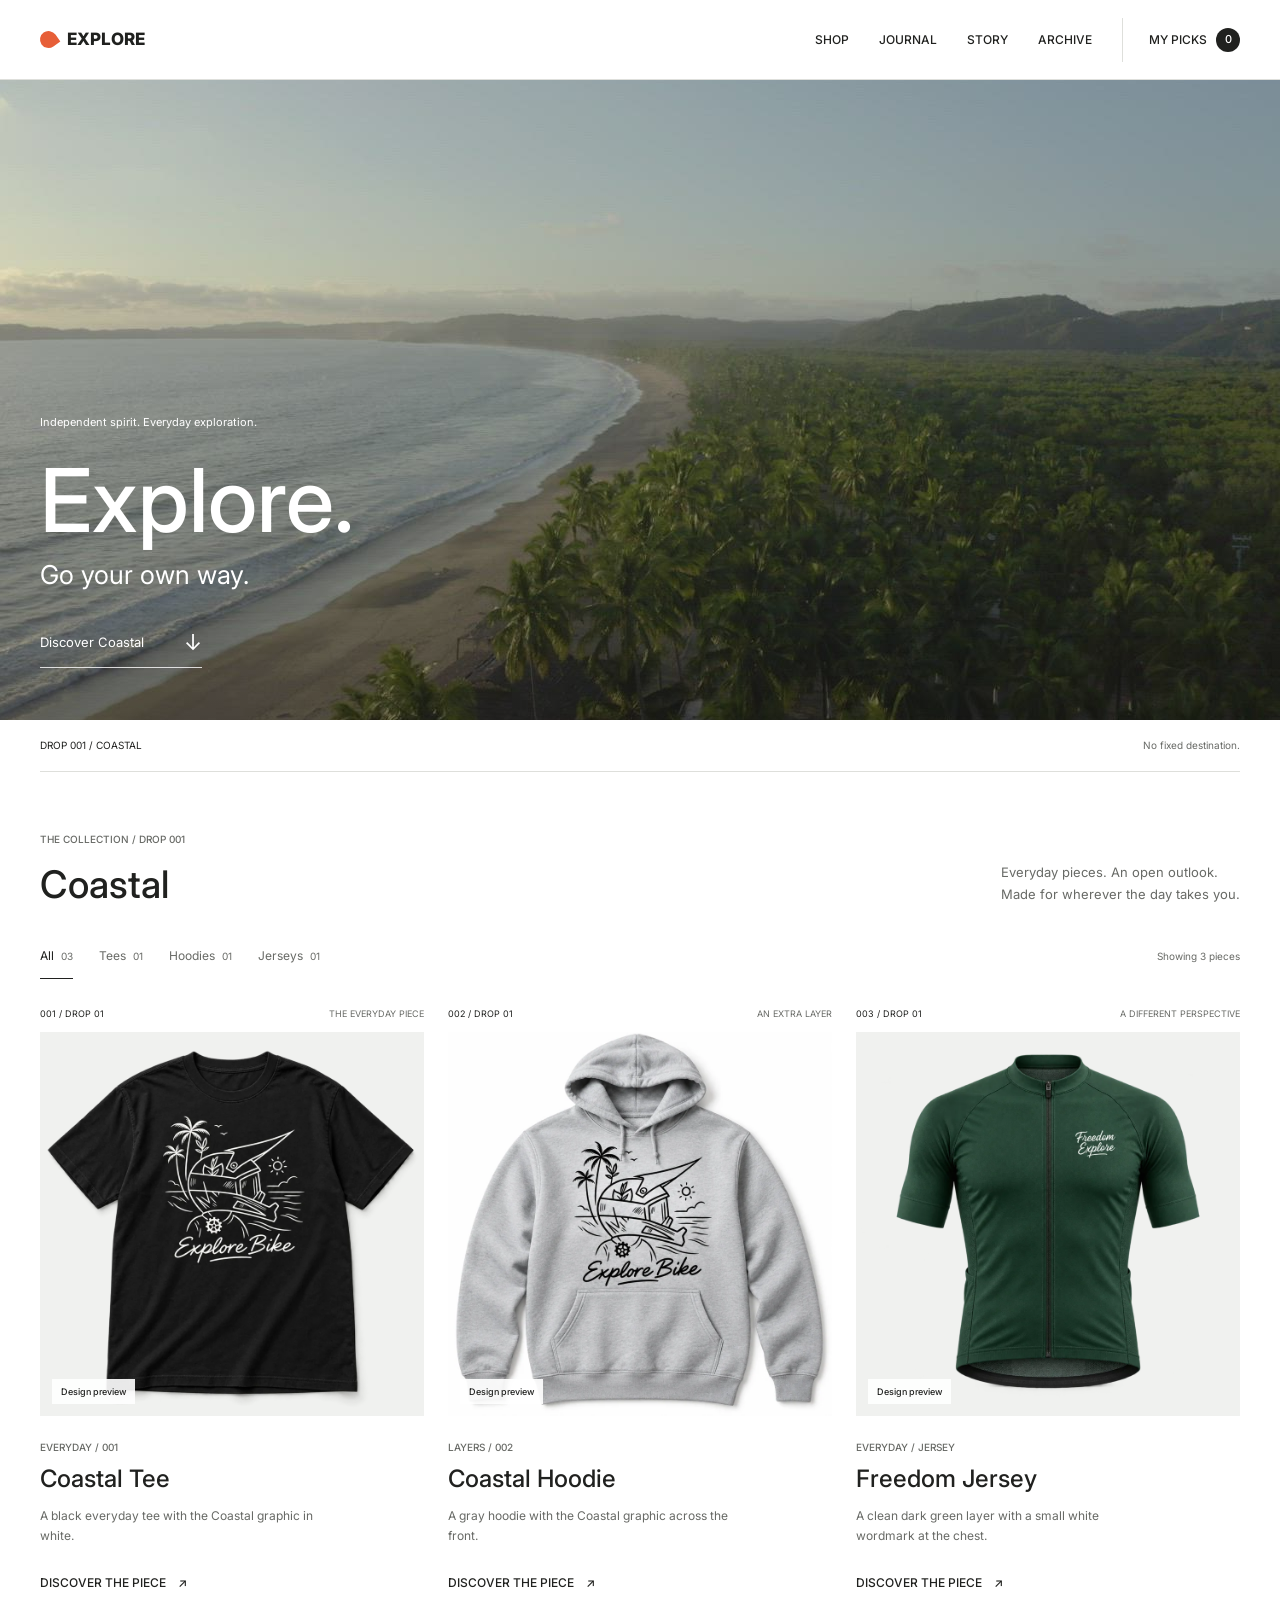
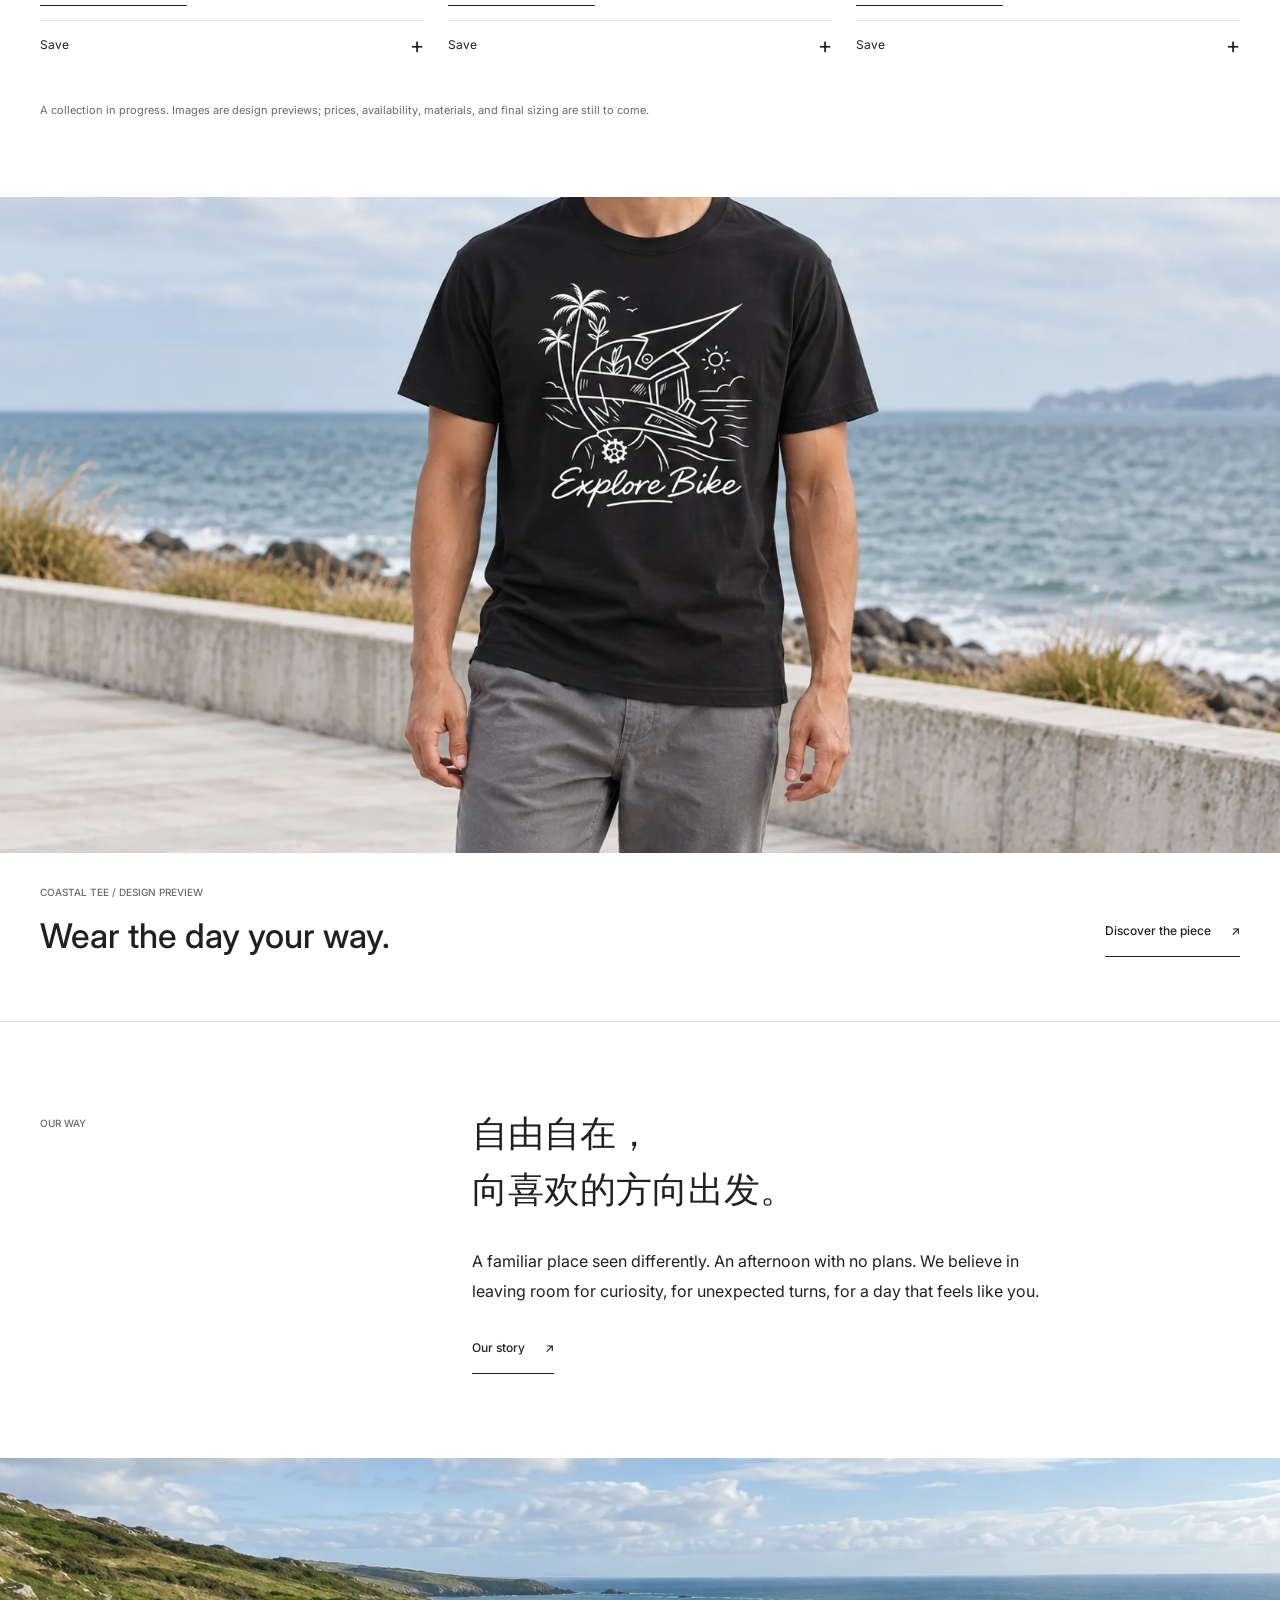
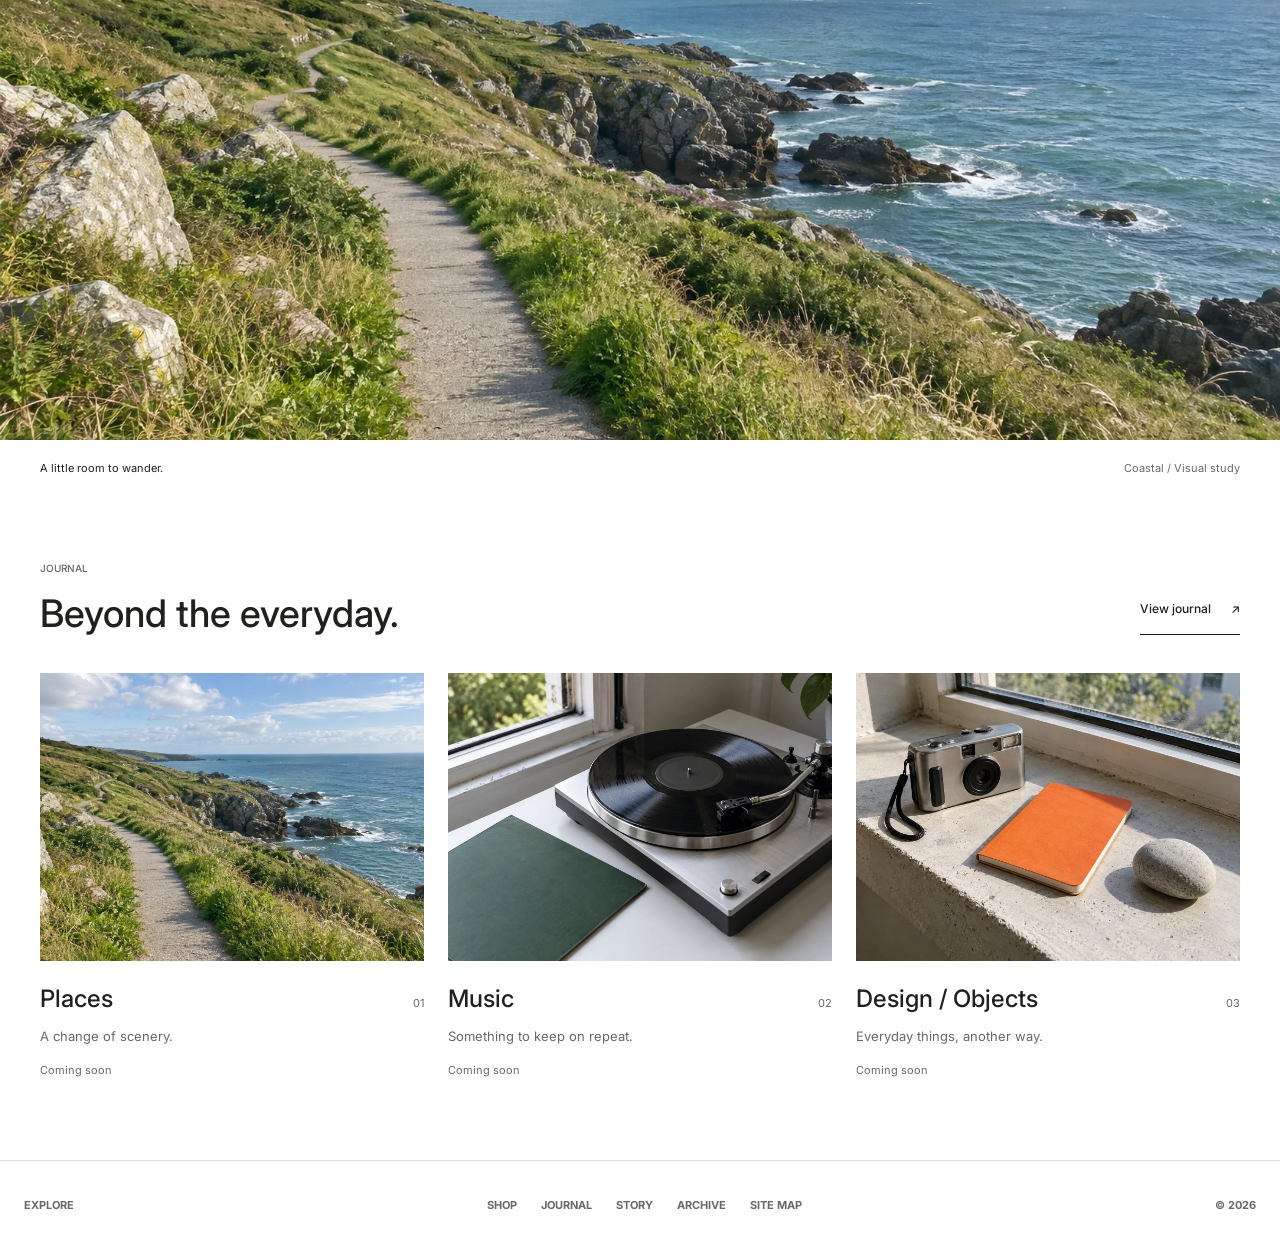
<file: index.html>
<!DOCTYPE html>
<html lang="en">
<head>
  <meta charset="UTF-8">
  <meta name="viewport" content="width=device-width, initial-scale=1.0">
  <title data-brand-template="{brand} - Independent Everyday Clothing">Explore - Independent Everyday Clothing</title>
  <meta data-brand-template="{brand} is an independent clothing brand shaped by freedom, everyday culture, and the places still waiting to be found." name="description" content="Explore is an independent clothing brand shaped by freedom, everyday culture, and the places still waiting to be found.">
  <link rel="canonical" href="https://laogou233.github.io/explore.bikes/">
  <link rel="icon" type="image/svg+xml" href="assets/favicon.svg">
  <link rel="preload" as="image" href="assets/coastal-hero-poster.jpg" fetchpriority="high">
  <link rel="stylesheet" href="style.css">
  <link rel="stylesheet" href="campaign.css">
</head>
<body class="campaign-page">
  <a class="skip-link" href="#main-content">Skip to content</a>
  <header class="site-header">
    <a class="brand" href="index.html" data-brand-label="{brand} home" aria-label="Explore home">
      <span class="brand-mark"></span>
      <span data-brand-name>Explore</span>
    </a>
    <button class="menu-button" aria-controls="main-navigation" type="button" aria-label="Open menu" aria-expanded="false">
      <span></span><span></span>
    </button>
    <nav class="site-nav" id="main-navigation" aria-label="Main navigation">
      <a href="index.html#collection">SHOP</a>
      <a href="journal.html">JOURNAL</a>
      <a href="story.html">STORY</a>
      <a href="archive.html">ARCHIVE</a>
      <a class="nav-draft" href="picks.html">My Picks <span data-cart-count>0</span></a>
    </nav>
  </header>

  <main id="main-content" tabindex="-1">
    <section class="campaign-hero" aria-labelledby="lead-title">
      <video class="hero-video" muted loop playsinline preload="none" poster="assets/coastal-hero-poster.jpg" aria-hidden="true">
        <source src="assets/coastal-hero.mp4" type="video/mp4">
      </video>
      <div class="campaign-hero-content campaign-shell">
        <p class="campaign-kicker">Independent spirit. Everyday exploration.</p>
        <h1 id="lead-title"><span data-brand-name>Explore</span>.</h1>
        <p class="campaign-tagline">Go your own way.</p>
        <a class="hero-collection-link" href="#collection">Discover Coastal <span aria-hidden="true">&#8595;</span></a>
      </div>
      <button class="hero-motion-toggle" type="button" aria-label="Pause background video" title="Pause background video" hidden><span aria-hidden="true">&#x23F8;</span></button>
    </section>
    <div class="campaign-caption campaign-shell"><span>DROP 001 / COASTAL</span><span>No fixed destination.</span></div>

    <section id="collection" class="catalog-section campaign-shell" aria-labelledby="collection-title">
      <div class="collection-heading" data-reveal>
        <div>
          <p class="eyebrow">THE COLLECTION / DROP 001</p>
          <h2 id="collection-title">Coastal</h2>
        </div>
        <p>Everyday pieces. An open outlook.<br>Made for wherever the day takes you.</p>
      </div>

      <div class="category-toolbar" hidden>
        <div class="category-filters" role="group" aria-label="Filter apparel by category">
          <button class="category-filter" type="button" data-category-filter="all" aria-pressed="true">All <span data-category-count>03</span></button>
          <button class="category-filter" type="button" data-category-filter="tees" aria-pressed="false">Tees <span data-category-count>01</span></button>
          <button class="category-filter" type="button" data-category-filter="hoodies" aria-pressed="false">Hoodies <span data-category-count>01</span></button>
          <button class="category-filter" type="button" data-category-filter="jerseys" aria-pressed="false">Jerseys <span data-category-count>01</span></button>
        </div>
        <p class="category-status" data-category-status role="status" aria-live="polite">Showing 3 pieces</p>
      </div>

      <div class="product-grid store-grid">
        <article class="product-card" id="coastal-tee" data-product-id="coastal-tee" data-category="tees" data-reveal>
          <div class="piece-heading"><span>001 / DROP 01</span><span>THE EVERYDAY PIECE</span></div>
          <div class="product-media media-tee">
            <a href="coastal-tee.html" aria-label="View Coastal Tee details"><img src="assets/coastal-tee-concept.webp" alt="Concept preview of a black graphic tee with white coastal artwork" width="900" height="900" loading="lazy" decoding="async"></a>
            <span class="preview-label">Design preview</span>
          </div>
          <div class="product-info">
            <p class="product-type">Everyday / 001</p>
            <h3><a href="coastal-tee.html">Coastal Tee</a></h3>
            <p>A black everyday tee with the Coastal graphic in white.</p>
            <a class="product-detail-link" href="coastal-tee.html">Discover the piece <span aria-hidden="true">&#8599;</span></a>
            <details class="piece-save">
              <summary>Save <span class="save-symbol" aria-hidden="true">+</span></summary>
              <form class="add-form">
              <label for="tee-size">Preferred size</label>
              <div class="product-controls">
                <select id="tee-size" name="size" required>
                  <option value="">Select size</option>
                  <option>Not sure</option><option>S</option><option>M</option><option>L</option><option>XL</option><option>XXL</option>
                </select>
                <button class="action-button" type="submit">Save</button>
              </div>
              </form>
              <p class="save-note">Saved in this browser only. This is a personal list, not an order.</p>
            </details>
          </div>
        </article>

        <article class="product-card" id="coastal-hoodie" data-product-id="coastal-hoodie" data-category="hoodies" data-reveal>
          <div class="piece-heading"><span>002 / DROP 01</span><span>AN EXTRA LAYER</span></div>
          <div class="product-media media-hoodie">
            <a href="coastal-hoodie.html" aria-label="View Coastal Hoodie details"><img src="assets/coastal-hoodie-concept.webp" alt="Concept preview of a gray hoodie with black coastal artwork" width="900" height="900" loading="lazy" decoding="async"></a>
            <span class="preview-label">Design preview</span>
          </div>
          <div class="product-info">
            <p class="product-type">Layers / 002</p>
            <h3><a href="coastal-hoodie.html">Coastal Hoodie</a></h3>
            <p>A gray hoodie with the Coastal graphic across the front.</p>
            <a class="product-detail-link" href="coastal-hoodie.html">Discover the piece <span aria-hidden="true">&#8599;</span></a>
            <details class="piece-save">
              <summary>Save <span class="save-symbol" aria-hidden="true">+</span></summary>
              <form class="add-form">
              <label for="hoodie-size">Preferred size</label>
              <div class="product-controls">
                <select id="hoodie-size" name="size" required>
                  <option value="">Select size</option>
                  <option>Not sure</option><option>S</option><option>M</option><option>L</option><option>XL</option><option>XXL</option>
                </select>
                <button class="action-button" type="submit">Save</button>
              </div>
              </form>
              <p class="save-note">Saved in this browser only. This is a personal list, not an order.</p>
            </details>
          </div>
        </article>

        <article class="product-card" id="freedom-jersey" data-product-id="freedom-jersey" data-category="jerseys" data-reveal>
          <div class="piece-heading"><span>003 / DROP 01</span><span>A DIFFERENT PERSPECTIVE</span></div>
          <div class="product-media media-jersey">
            <a href="freedom-jersey.html" aria-label="View Freedom Jersey details"><img src="assets/freedom-jersey-concept.webp" alt="Concept preview of a dark green jersey with a white chest wordmark" width="900" height="900" loading="lazy" decoding="async"></a>
            <span class="preview-label">Design preview</span>
          </div>
          <div class="product-info">
            <p class="product-type">Everyday / Jersey</p>
            <h3><a href="freedom-jersey.html">Freedom Jersey</a></h3>
            <p>A clean dark green layer with a small white wordmark at the chest.</p>
            <a class="product-detail-link" href="freedom-jersey.html">Discover the piece <span aria-hidden="true">&#8599;</span></a>
            <details class="piece-save">
              <summary>Save <span class="save-symbol" aria-hidden="true">+</span></summary>
              <form class="add-form">
              <label for="jersey-size">Preferred size</label>
              <div class="product-controls">
                <select id="jersey-size" name="size" required>
                  <option value="">Select size</option>
                  <option>Not sure</option><option>XS</option><option>S</option><option>M</option><option>L</option><option>XL</option>
                </select>
                <button class="action-button" type="submit">Save</button>
              </div>
              </form>
              <p class="save-note">Saved in this browser only. This is a personal list, not an order.</p>
            </details>
          </div>
        </article>
      </div>
      <p class="catalog-note">A collection in progress. Images are design previews; prices, availability, materials, and final sizing are still to come.</p>
    </section>

    <section class="wear-section" aria-labelledby="wear-title">
      <figure class="wear-feature">
        <img src="assets/coastal-tee-campaign.webp" alt="Design preview of the black Coastal Tee worn with gray trousers beside the sea" width="1672" height="941" loading="lazy" decoding="async">
        <figcaption class="wear-caption campaign-shell" data-reveal>
          <div><p class="eyebrow">COASTAL TEE / DESIGN PREVIEW</p><h2 id="wear-title">Wear the day your way.</h2></div>
          <a class="text-link" href="coastal-tee.html">Discover the piece <span aria-hidden="true">&#8599;</span></a>
        </figcaption>
      </figure>
    </section>

    <section id="about" class="brand-section" aria-labelledby="about-title">
      <div class="brand-statement campaign-shell" data-reveal>
        <p class="eyebrow">OUR WAY</p>
        <div>
          <h2 id="about-title" lang="zh-CN">自由自在，<br>向喜欢的方向出发。</h2>
          <p>A familiar place seen differently. An afternoon with no plans. We believe in leaving room for curiosity, for unexpected turns, for a day that feels like you.</p>
          <a class="text-link" href="story.html">Our story <span aria-hidden="true">&#8599;</span></a>
        </div>
      </div>
      <figure class="brand-landscape">
        <img src="assets/coastal-path-editorial.webp" alt="An open coastal path winding through grass above the sea" width="1672" height="941" loading="lazy" decoding="async">
        <figcaption class="campaign-shell"><span>A little room to wander.</span><span>Coastal / Visual study</span></figcaption>
      </figure>
    </section>

    <section id="journal" class="stories-section campaign-shell" aria-labelledby="journal-title">
      <div class="collection-heading" data-reveal>
        <div><p class="eyebrow">JOURNAL</p><h2 id="journal-title">Beyond the everyday.</h2></div>
        <a class="text-link" href="journal.html">View journal <span aria-hidden="true">&#8599;</span></a>
      </div>
      <div class="story-topics">
        <article class="story-topic" data-reveal>
          <img class="topic-image" src="assets/coastal-path-editorial.webp" alt="Coastal path winding above the open sea" width="1672" height="941" loading="lazy" decoding="async">
          <div class="topic-heading"><h3>Places</h3><span class="topic-number">01</span></div>
          <p>A change of scenery.</p>
          <span class="topic-status">Coming soon</span>
        </article>
        <article class="story-topic" data-reveal>
          <img class="topic-image" src="assets/journal-music.webp" alt="A vinyl record playing on a silver turntable by an open window" width="1448" height="1086" loading="lazy" decoding="async">
          <div class="topic-heading"><h3>Music</h3><span class="topic-number">02</span></div>
          <p>Something to keep on repeat.</p>
          <span class="topic-status">Coming soon</span>
        </article>
        <article class="story-topic" data-reveal>
          <img class="topic-image" src="assets/journal-objects.webp" alt="A silver camera, orange notebook and small pebble on a window ledge" width="1448" height="1086" loading="lazy" decoding="async">
          <div class="topic-heading"><h3>Design / Objects</h3><span class="topic-number">03</span></div>
          <p>Everyday things, another way.</p>
          <span class="topic-status">Coming soon</span>
        </article>
      </div>
    </section>
    <noscript><p>Enable JavaScript to save pieces in this browser. You can still browse every preview.</p></noscript>
  </main>

  <div class="toast" role="status" aria-live="polite" hidden></div>
  <footer class="site-footer">
    <p><span data-brand-name>Explore</span></p>
    <div role="navigation" aria-label="Footer navigation">
      <a href="index.html#collection">Shop</a>
      <a href="journal.html">Journal</a>
      <a href="story.html">Story</a>
      <a href="archive.html">Archive</a>
      <a href="site-map.html">Site map</a>
    </div>
    <p>&copy; 2026</p>
  </footer>
  <script src="script.js"></script>
  <script src="shop.js"></script>
</body>
</html>
</file>
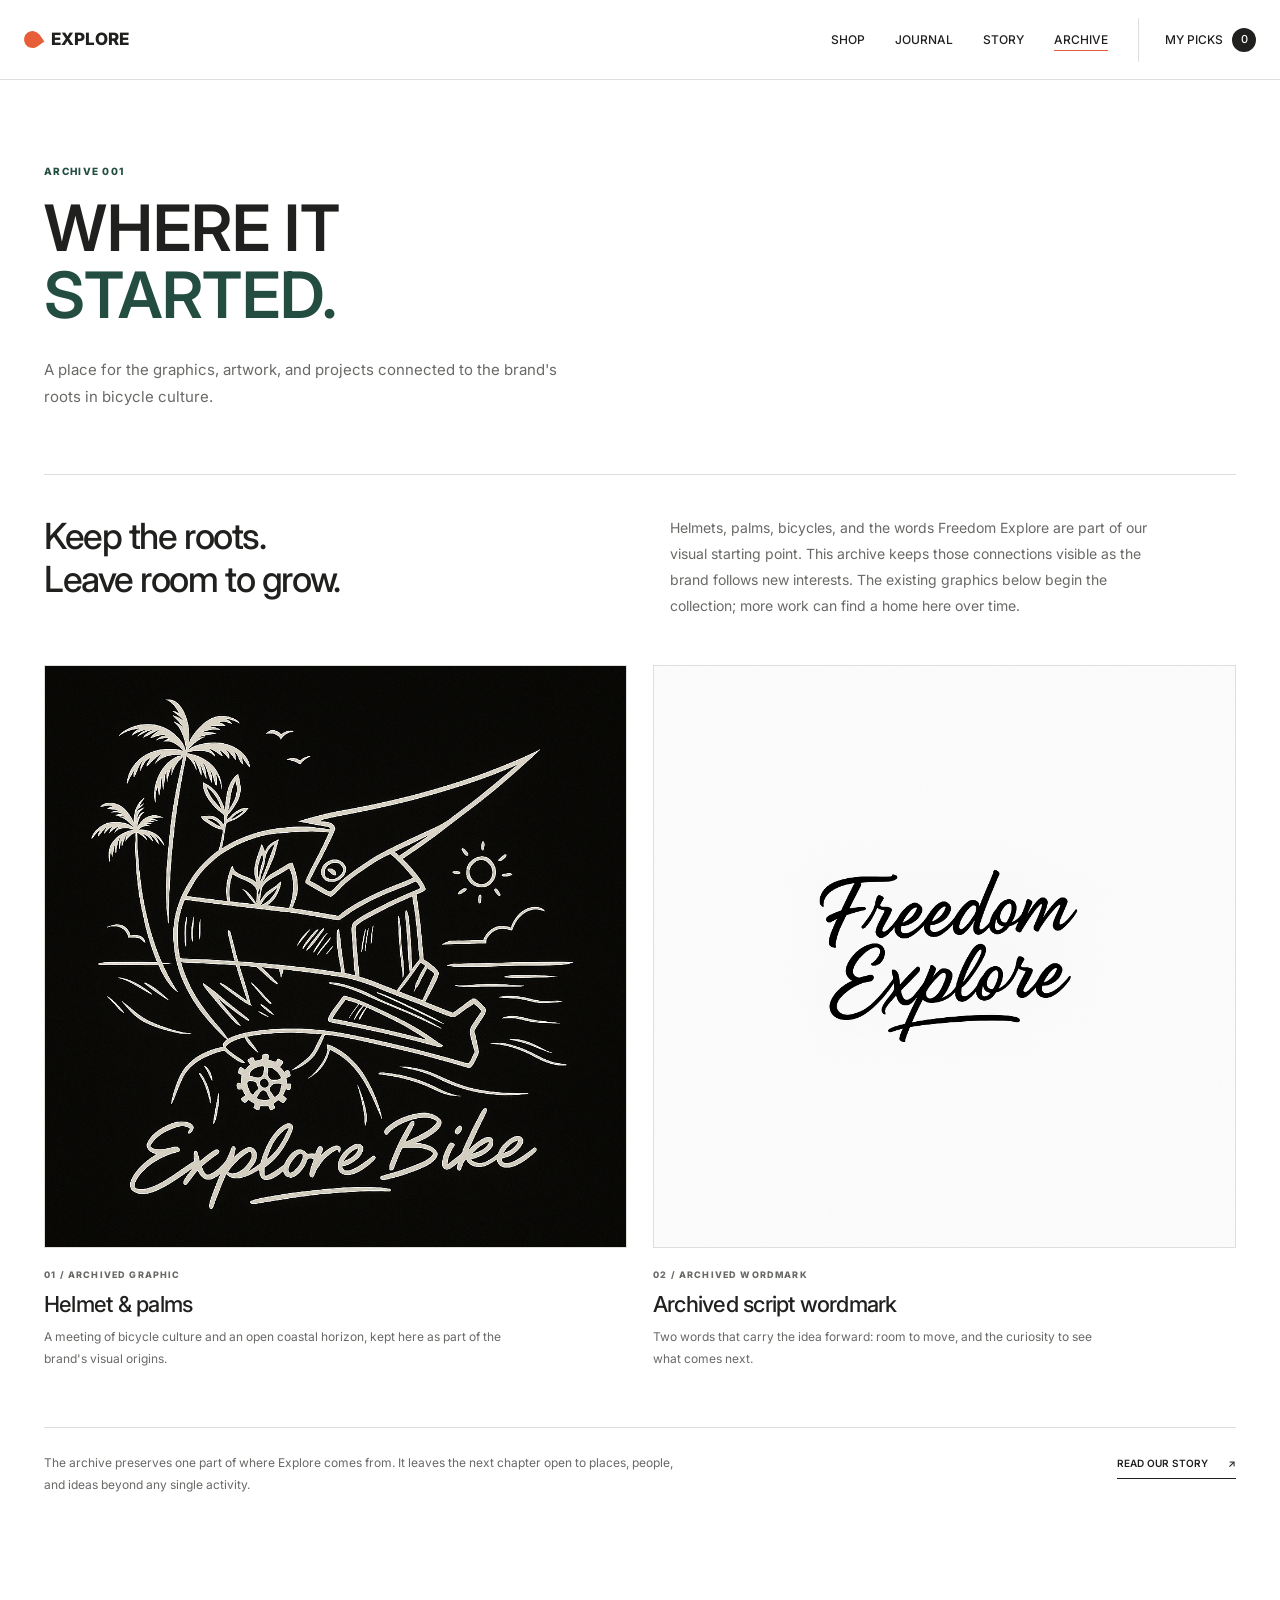
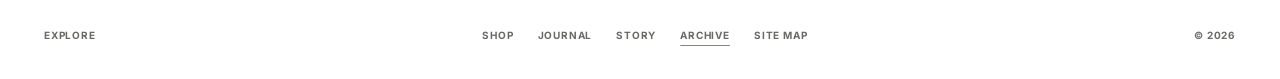
<file: archive.html>
<!DOCTYPE html>
<html lang="en">
<head>
  <meta charset="UTF-8">
  <meta name="viewport" content="width=device-width, initial-scale=1.0">
  <title data-brand-template="Archive 001 — Where It Started | {brand}">Archive 001 — Where It Started | Explore</title>
  <meta data-brand-template="The {brand} archive preserves earlier graphics and visual ideas, from coastal illustrations to an archived script wordmark." name="description" content="The Explore archive preserves earlier graphics and visual ideas, from coastal illustrations to an archived script wordmark.">
  <link rel="canonical" href="https://laogou233.github.io/explore.bikes/archive.html">
  <link rel="icon" type="image/svg+xml" href="assets/favicon.svg">
  <link rel="stylesheet" href="style.css">
  <link rel="stylesheet" href="editorial.css">
</head>
<body class="editorial-page archive-page">
  <a class="skip-link" href="#main-content">Skip to content</a>
  <header class="site-header">
    <a class="brand" href="index.html" data-brand-label="{brand} home" aria-label="Explore home"><span class="brand-mark"></span><span data-brand-name>Explore</span></a>
    <button class="menu-button" aria-controls="main-navigation" type="button" aria-label="Open menu" aria-expanded="false"><span></span><span></span></button>
    <nav class="site-nav" id="main-navigation" aria-label="Main navigation">
      <a href="index.html#collection">SHOP</a>
      <a href="journal.html">JOURNAL</a>
      <a href="story.html">STORY</a>
      <a href="archive.html" aria-current="page">ARCHIVE</a>
      <a class="nav-draft" href="picks.html">My Picks <span data-cart-count>0</span></a>
    </nav>
  </header>

  <main class="editorial-main" id="main-content" tabindex="-1">
    <section class="editorial-intro archive-intro" aria-labelledby="archive-title">
      <p class="eyebrow">Archive 001</p>
      <h1 id="archive-title">Where it<br><span class="editorial-serif">started.</span></h1>
      <p class="editorial-intro-copy">A place for the graphics, artwork, and projects connected to the brand's roots in bicycle culture.</p>
    </section>

    <section aria-labelledby="archive-context-title">
      <div class="archive-context">
        <h2 id="archive-context-title">Keep the roots.<br>Leave room to grow.</h2>
        <p>Helmets, palms, bicycles, and the words Freedom Explore are part of our visual starting point. This archive keeps those connections visible as the brand follows new interests. The existing graphics below begin the collection; more work can find a home here over time.</p>
      </div>
      <div class="archive-grid">
        <figure class="archive-item">
          <div class="archive-image"><img src="1000016929.png" alt="Cream line illustration of a full-face helmet, palm trees, sun, and sea above the Explore Bike lettering on a black background" width="1024" height="1024"></div>
          <figcaption>
            <p class="eyebrow">01 / Archived graphic</p>
            <h3>Helmet &amp; palms</h3>
            <p>A meeting of bicycle culture and an open coastal horizon, kept here as part of the brand's visual origins.</p>
          </figcaption>
        </figure>
        <figure class="archive-item">
          <div class="archive-image"><img src="file_000000009c1461f7bfed0c58550de573.png" alt="Black Freedom Explore script lettering on a white background" width="1024" height="1024" loading="lazy"></div>
          <figcaption>
            <p class="eyebrow">02 / Archived wordmark</p>
            <h3>Archived script wordmark</h3>
            <p>Two words that carry the idea forward: room to move, and the curiosity to see what comes next.</p>
          </figcaption>
        </figure>
      </div>
    </section>

    <aside class="archive-note" aria-label="About this archive">
      <p>The archive preserves one part of where <span data-brand-name>Explore</span> comes from. It leaves the next chapter open to places, people, and ideas beyond any single activity.</p>
      <a class="text-link" href="story.html">Read our story <span aria-hidden="true">&#8599;</span></a>
    </aside>
  </main>

  <footer class="site-footer">
    <p><span data-brand-name>Explore</span></p>
    <div role="navigation" aria-label="Footer navigation"><a href="index.html#collection">Shop</a><a href="journal.html">Journal</a><a href="story.html">Story</a><a href="archive.html" aria-current="page">Archive</a><a href="site-map.html">Site map</a></div>
    <p>&copy; 2026</p>
  </footer>
  <script src="brand.js"></script>
  <script src="script.js"></script>
  <script src="shop.js"></script>
</body>
</html>
</file>
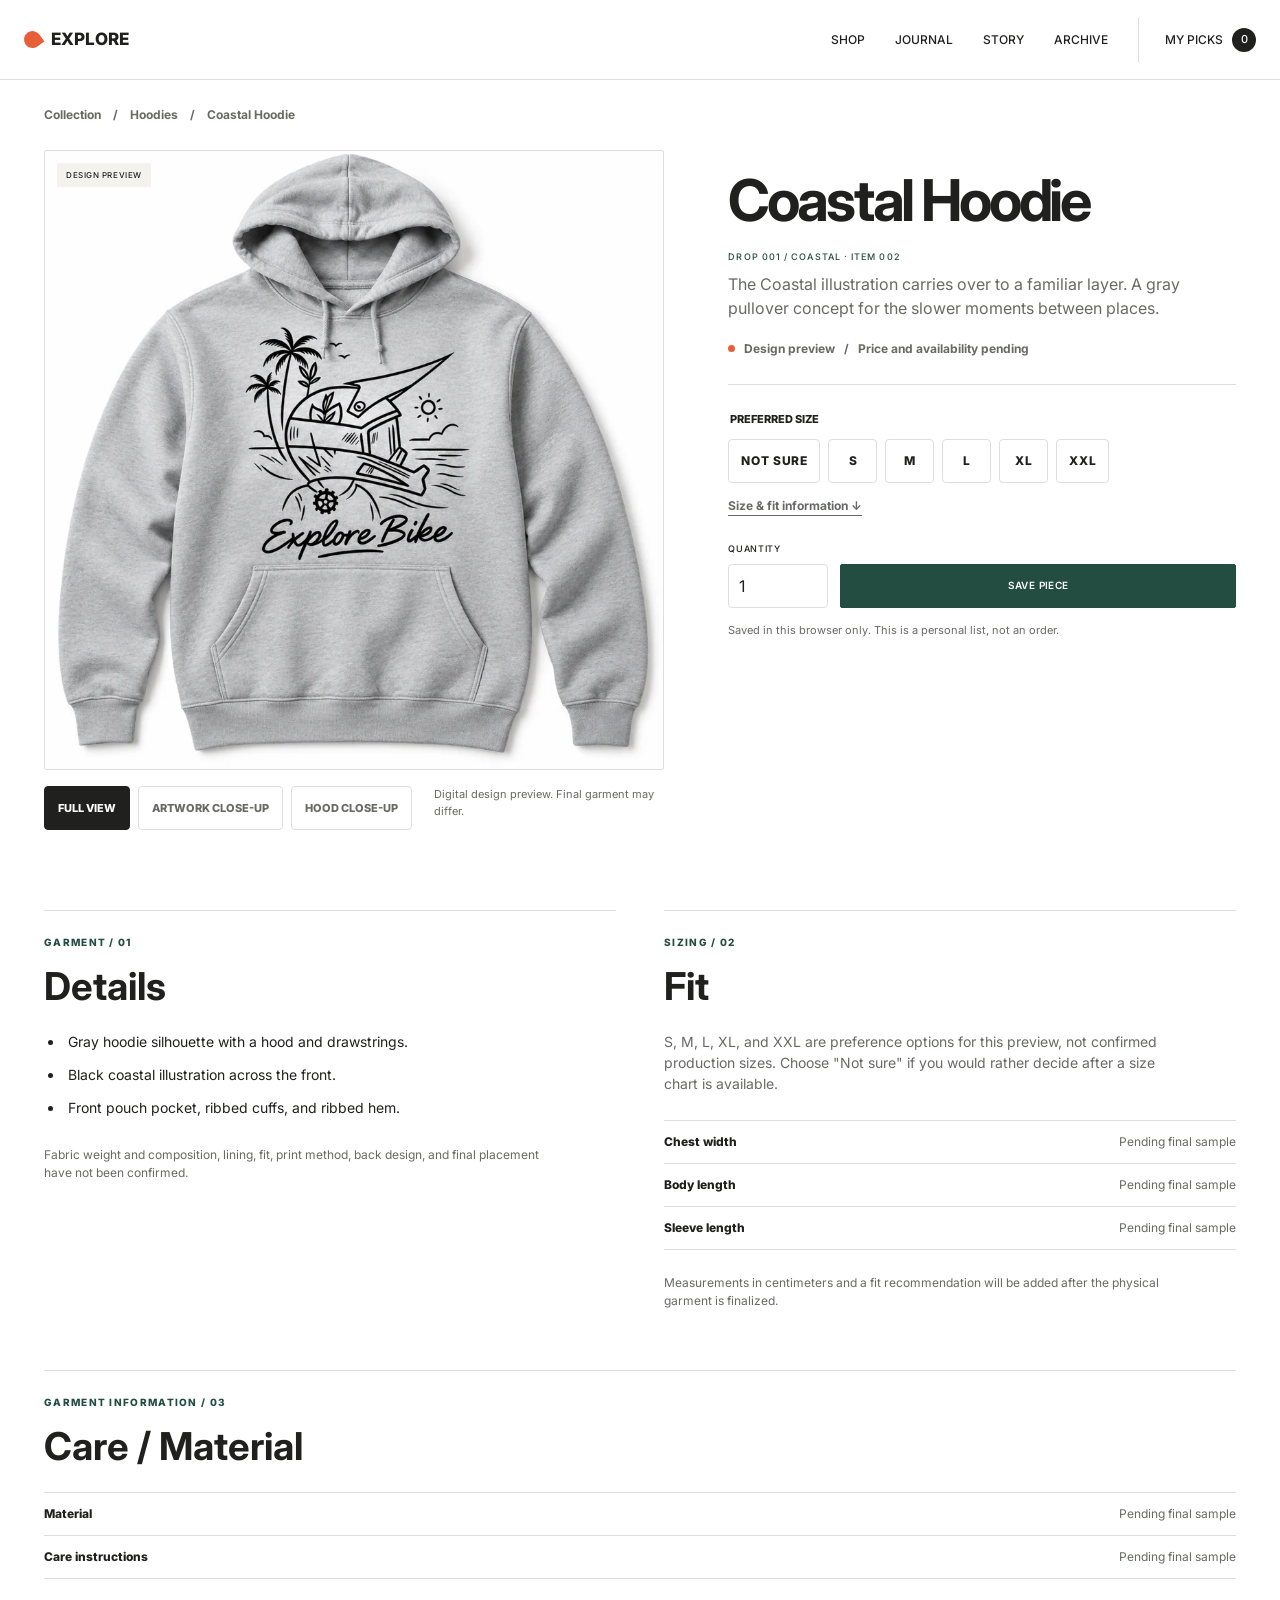
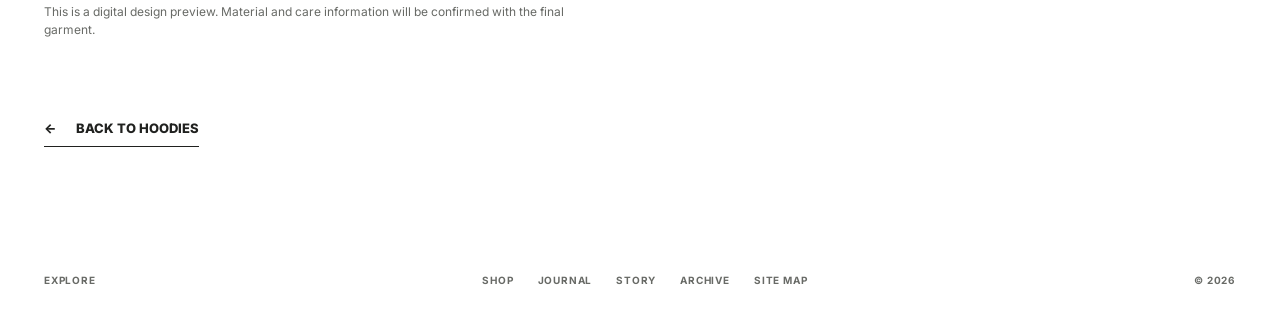
<file: coastal-hoodie.html>
<!DOCTYPE html>
<html lang="en">
<head>
  <meta charset="UTF-8">
  <meta name="viewport" content="width=device-width, initial-scale=1.0">
  <title data-brand-template="Coastal Hoodie - {brand}">Coastal Hoodie - Explore</title>
  <meta data-brand-template="Discover the Coastal Hoodie preview from {brand}, including artwork details, size preferences, and garment information." name="description" content="Discover the Coastal Hoodie preview from Explore, including artwork details, size preferences, and garment information.">
  <link rel="canonical" href="https://laogou233.github.io/explore.bikes/coastal-hoodie.html">
  <link rel="icon" type="image/svg+xml" href="assets/favicon.svg">
  <link rel="stylesheet" href="style.css">
</head>
<body>
  <a class="skip-link" href="#main-content">Skip to content</a>
  <header class="site-header">
    <a class="brand" href="index.html" data-brand-label="{brand} home" aria-label="Explore home"><span class="brand-mark"></span><span data-brand-name>Explore</span></a>
    <button class="menu-button" aria-controls="main-navigation" type="button" aria-label="Open menu" aria-expanded="false"><span></span><span></span></button>
    <nav class="site-nav" id="main-navigation" aria-label="Main navigation">
      <a href="index.html#collection">SHOP</a>
      <a href="journal.html">JOURNAL</a>
      <a href="story.html">STORY</a>
      <a href="archive.html">ARCHIVE</a>
      <a class="nav-draft" href="picks.html">My Picks <span data-cart-count>0</span></a>
    </nav>
  </header>

  <main class="detail-main" id="main-content" tabindex="-1">
    <nav class="breadcrumbs" aria-label="Breadcrumb"><a href="index.html#collection">Collection</a><span aria-hidden="true">/</span><a href="index.html?category=hoodies#collection">Hoodies</a><span aria-hidden="true">/</span><span>Coastal Hoodie</span></nav>
    <div class="detail-layout">
      <section class="detail-gallery" aria-label="Coastal Hoodie views">
        <div class="detail-stage media-hoodie" data-view="front">
          <img src="assets/coastal-hoodie-concept.webp" alt="Front design preview of a gray hoodie with a black helmet and palm-tree graphic above a pouch pocket" width="900" height="900">
          <span class="preview-label">Design preview</span>
        </div>
        <div class="detail-gallery-bottom">
          <div class="detail-view-options" role="group" aria-label="Image view">
            <button class="detail-view-button" type="button" data-view="front" aria-pressed="true">Full view</button>
            <button class="detail-view-button" type="button" data-view="detail" aria-pressed="false">Artwork close-up</button>
            <button class="detail-view-button" type="button" data-view="construction" aria-pressed="false">Hood close-up</button>
          </div>
          <p class="detail-image-note" data-detail-caption>Digital design preview. Final garment may differ.</p>
        </div>
      </section>

      <section class="detail-purchase" data-product-id="coastal-hoodie" aria-labelledby="product-title">
        <h1 id="product-title">Coastal Hoodie</h1>
        <p class="product-type">DROP 001 / COASTAL &middot; ITEM 002</p>
        <p class="detail-intro">The Coastal illustration carries over to a familiar layer. A gray pullover concept for the slower moments between places.</p>
        <div class="detail-availability"><span class="status-dot" aria-hidden="true"></span>Design preview <span aria-hidden="true">/</span> Price and availability pending</div>
        <form class="add-form detail-add-form">
          <fieldset class="detail-size-options">
            <legend>Preferred size</legend>
            <div class="size-choices">
              <label><input type="radio" name="size" value="Not sure" required><span>Not sure</span></label>
              <label><input type="radio" name="size" value="S"><span>S</span></label>
              <label><input type="radio" name="size" value="M"><span>M</span></label>
              <label><input type="radio" name="size" value="L"><span>L</span></label>
              <label><input type="radio" name="size" value="XL"><span>XL</span></label>
              <label><input type="radio" name="size" value="XXL"><span>XXL</span></label>
            </div>
          </fieldset>
          <a class="size-guide-link" href="#size-guide">Size &amp; fit information <span aria-hidden="true">&#8595;</span></a>
          <div class="detail-form-bottom">
            <div><label class="quantity-label" for="hoodie-quantity">Quantity</label><input id="hoodie-quantity" name="quantity" type="number" min="1" max="99" value="1" required></div>
            <button class="action-button" type="submit">Save piece</button>
          </div>
          <p class="detail-form-note">Saved in this browser only. This is a personal list, not an order.</p>
        </form>
      </section>
    </div>

    <div class="detail-lower">
      <section class="detail-panel" aria-labelledby="hoodie-details-title">
        <p class="eyebrow">Garment / 01</p>
        <h2 id="hoodie-details-title">Details</h2>
        <ul class="detail-feature-list">
          <li>Gray hoodie silhouette with a hood and drawstrings.</li>
          <li>Black coastal illustration across the front.</li>
          <li>Front pouch pocket, ribbed cuffs, and ribbed hem.</li>
        </ul>
        <p class="detail-caveat">Fabric weight and composition, lining, fit, print method, back design, and final placement have not been confirmed.</p>
      </section>
      <section id="size-guide" class="detail-panel" aria-labelledby="hoodie-size-title">
        <p class="eyebrow">Sizing / 02</p>
        <h2 id="hoodie-size-title">Fit</h2>
        <p>S, M, L, XL, and XXL are preference options for this preview, not confirmed production sizes. Choose "Not sure" if you would rather decide after a size chart is available.</p>
        <dl class="measurement-list">
          <div><dt>Chest width</dt><dd>Pending final sample</dd></div>
          <div><dt>Body length</dt><dd>Pending final sample</dd></div>
          <div><dt>Sleeve length</dt><dd>Pending final sample</dd></div>
        </dl>
        <p class="detail-caveat">Measurements in centimeters and a fit recommendation will be added after the physical garment is finalized.</p>
      </section>
      <section class="detail-panel detail-material-panel" aria-labelledby="hoodie-material-title">
        <p class="eyebrow">Garment information / 03</p>
        <h2 id="hoodie-material-title">Care / Material</h2>
        <dl class="measurement-list">
          <div><dt>Material</dt><dd>Pending final sample</dd></div>
          <div><dt>Care instructions</dt><dd>Pending final sample</dd></div>
        </dl>
        <p class="detail-caveat">This is a digital design preview. Material and care information will be confirmed with the final garment.</p>
      </section>
    </div>
    <div class="detail-back"><a class="text-link" href="index.html?category=hoodies#collection"><span aria-hidden="true">&#8592;</span> Back to Hoodies</a></div>
    <noscript><p>Enable JavaScript to save pieces in this browser. You can still browse every preview.</p></noscript>
  </main>

  <div class="toast" role="status" aria-live="polite" hidden></div>
  <footer class="site-footer">
    <p><span data-brand-name>Explore</span></p>
    <div role="navigation" aria-label="Footer navigation">
      <a href="index.html#collection">Shop</a>
      <a href="journal.html">Journal</a>
      <a href="story.html">Story</a>
      <a href="archive.html">Archive</a>
      <a href="site-map.html">Site map</a>
    </div>
    <p>&copy; 2026</p>
  </footer>
  <script src="brand.js"></script>
  <script src="script.js"></script>
  <script src="shop.js"></script>
</body>
</html>
</file>
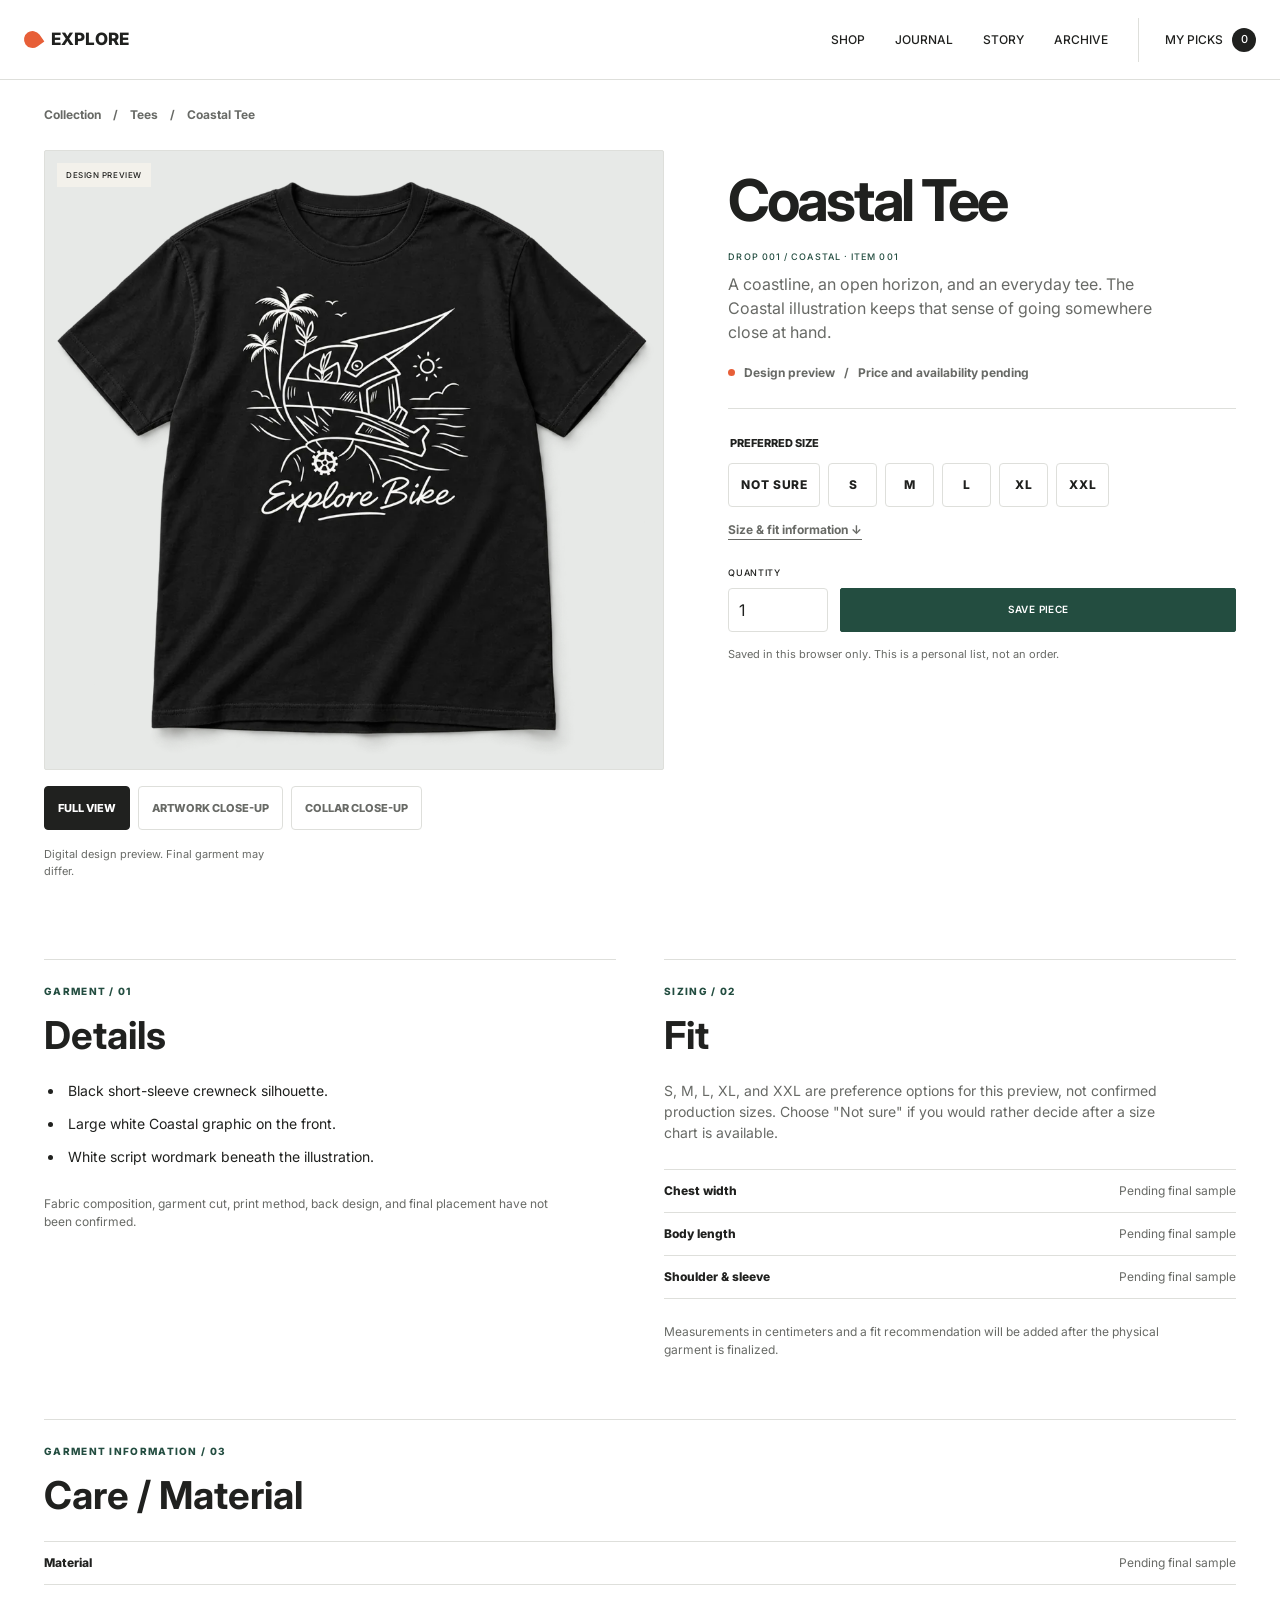
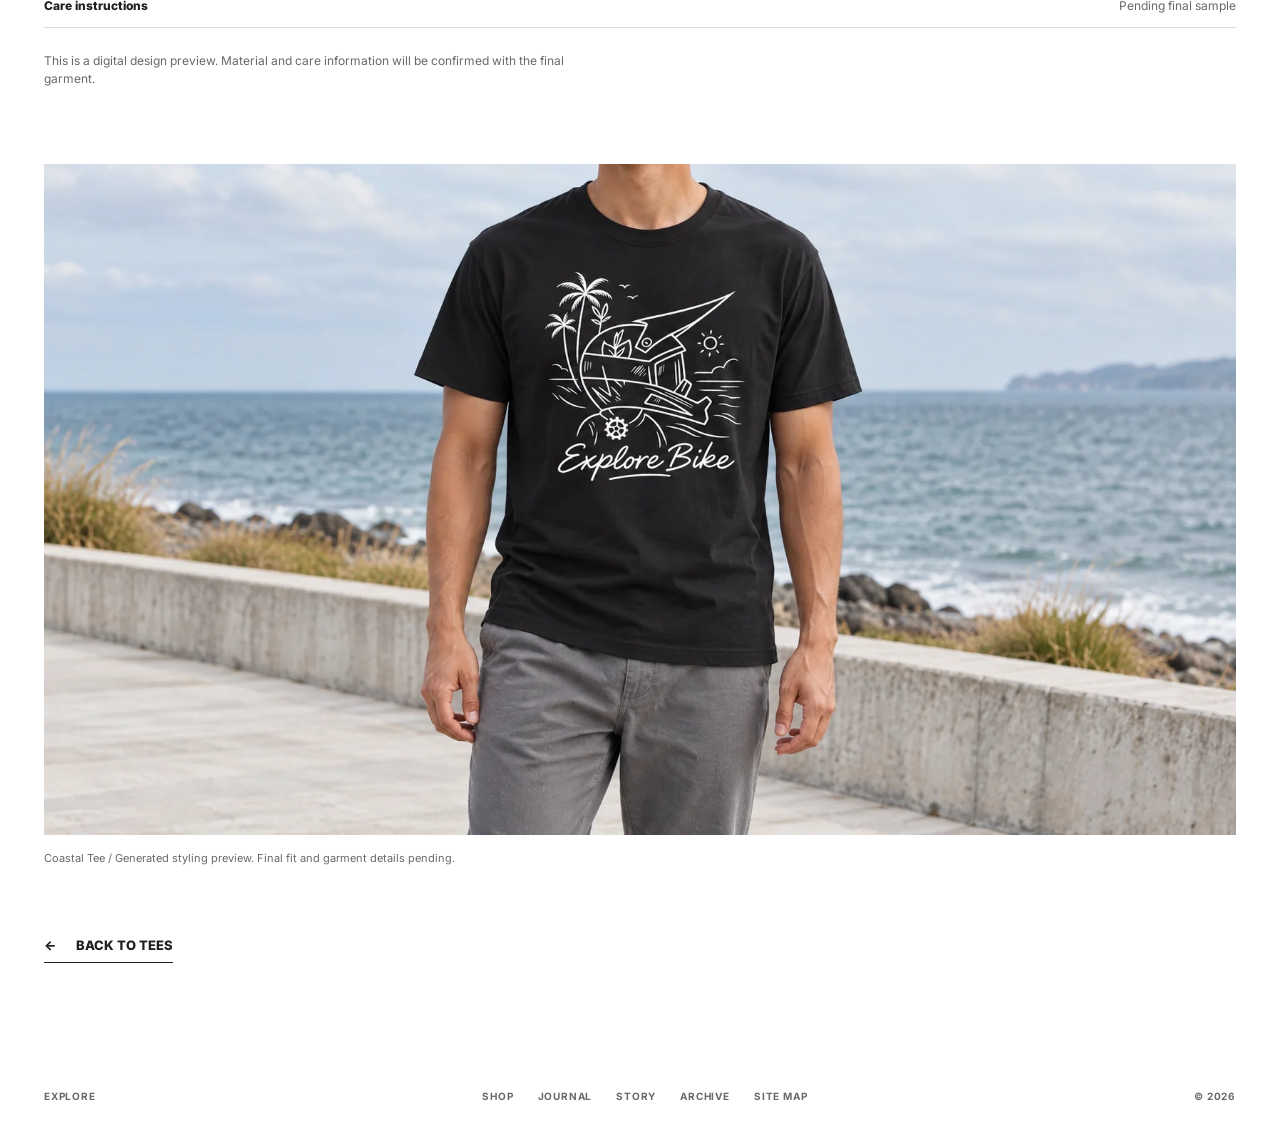
<file: coastal-tee.html>
<!DOCTYPE html>
<html lang="en">
<head>
  <meta charset="UTF-8">
  <meta name="viewport" content="width=device-width, initial-scale=1.0">
  <title data-brand-template="Coastal Tee - {brand}">Coastal Tee - Explore</title>
  <meta data-brand-template="Discover the Coastal Tee preview from {brand}, including artwork details, size preferences, and garment information." name="description" content="Discover the Coastal Tee preview from Explore, including artwork details, size preferences, and garment information.">
  <link rel="canonical" href="https://laogou233.github.io/explore.bikes/coastal-tee.html">
  <link rel="icon" type="image/svg+xml" href="assets/favicon.svg">
  <link rel="stylesheet" href="style.css">
</head>
<body>
  <a class="skip-link" href="#main-content">Skip to content</a>
  <header class="site-header">
    <a class="brand" href="index.html" data-brand-label="{brand} home" aria-label="Explore home"><span class="brand-mark"></span><span data-brand-name>Explore</span></a>
    <button class="menu-button" aria-controls="main-navigation" type="button" aria-label="Open menu" aria-expanded="false"><span></span><span></span></button>
    <nav class="site-nav" id="main-navigation" aria-label="Main navigation">
      <a href="index.html#collection">SHOP</a>
      <a href="journal.html">JOURNAL</a>
      <a href="story.html">STORY</a>
      <a href="archive.html">ARCHIVE</a>
      <a class="nav-draft" href="picks.html">My Picks <span data-cart-count>0</span></a>
    </nav>
  </header>

  <main class="detail-main" id="main-content" tabindex="-1">
    <nav class="breadcrumbs" aria-label="Breadcrumb"><a href="index.html#collection">Collection</a><span aria-hidden="true">/</span><a href="index.html?category=tees#collection">Tees</a><span aria-hidden="true">/</span><span>Coastal Tee</span></nav>
    <div class="detail-layout">
      <section class="detail-gallery" aria-label="Coastal Tee views">
        <div class="detail-stage media-tee" data-view="front">
          <img src="assets/coastal-tee-concept.webp" alt="Front design preview of a black crewneck tee with a white helmet and palm-tree graphic" width="900" height="900">
          <span class="preview-label">Design preview</span>
        </div>
        <div class="detail-gallery-bottom">
          <div class="detail-view-options" role="group" aria-label="Image view">
            <button class="detail-view-button" type="button" data-view="front" aria-pressed="true">Full view</button>
            <button class="detail-view-button" type="button" data-view="detail" aria-pressed="false">Artwork close-up</button>
            <button class="detail-view-button" type="button" data-view="construction" aria-pressed="false">Collar close-up</button>
          </div>
          <p class="detail-image-note" data-detail-caption>Digital design preview. Final garment may differ.</p>
        </div>
      </section>

      <section class="detail-purchase" data-product-id="coastal-tee" aria-labelledby="product-title">
        <h1 id="product-title">Coastal Tee</h1>
        <p class="product-type">DROP 001 / COASTAL &middot; ITEM 001</p>
        <p class="detail-intro">A coastline, an open horizon, and an everyday tee. The Coastal illustration keeps that sense of going somewhere close at hand.</p>
        <div class="detail-availability"><span class="status-dot" aria-hidden="true"></span>Design preview <span aria-hidden="true">/</span> Price and availability pending</div>
        <form class="add-form detail-add-form">
          <fieldset class="detail-size-options">
            <legend>Preferred size</legend>
            <div class="size-choices">
              <label><input type="radio" name="size" value="Not sure" required><span>Not sure</span></label>
              <label><input type="radio" name="size" value="S"><span>S</span></label>
              <label><input type="radio" name="size" value="M"><span>M</span></label>
              <label><input type="radio" name="size" value="L"><span>L</span></label>
              <label><input type="radio" name="size" value="XL"><span>XL</span></label>
              <label><input type="radio" name="size" value="XXL"><span>XXL</span></label>
            </div>
          </fieldset>
          <a class="size-guide-link" href="#size-guide">Size &amp; fit information <span aria-hidden="true">&#8595;</span></a>
          <div class="detail-form-bottom">
            <div><label class="quantity-label" for="tee-quantity">Quantity</label><input id="tee-quantity" name="quantity" type="number" min="1" max="99" value="1" required></div>
            <button class="action-button" type="submit">Save piece</button>
          </div>
          <p class="detail-form-note">Saved in this browser only. This is a personal list, not an order.</p>
        </form>
      </section>
    </div>

    <div class="detail-lower">
      <section class="detail-panel" aria-labelledby="tee-details-title">
        <p class="eyebrow">Garment / 01</p>
        <h2 id="tee-details-title">Details</h2>
        <ul class="detail-feature-list">
          <li>Black short-sleeve crewneck silhouette.</li>
          <li>Large white Coastal graphic on the front.</li>
          <li>White script wordmark beneath the illustration.</li>
        </ul>
        <p class="detail-caveat">Fabric composition, garment cut, print method, back design, and final placement have not been confirmed.</p>
      </section>
      <section id="size-guide" class="detail-panel" aria-labelledby="tee-size-title">
        <p class="eyebrow">Sizing / 02</p>
        <h2 id="tee-size-title">Fit</h2>
        <p>S, M, L, XL, and XXL are preference options for this preview, not confirmed production sizes. Choose "Not sure" if you would rather decide after a size chart is available.</p>
        <dl class="measurement-list">
          <div><dt>Chest width</dt><dd>Pending final sample</dd></div>
          <div><dt>Body length</dt><dd>Pending final sample</dd></div>
          <div><dt>Shoulder &amp; sleeve</dt><dd>Pending final sample</dd></div>
        </dl>
        <p class="detail-caveat">Measurements in centimeters and a fit recommendation will be added after the physical garment is finalized.</p>
      </section>
      <section class="detail-panel detail-material-panel" aria-labelledby="tee-material-title">
        <p class="eyebrow">Garment information / 03</p>
        <h2 id="tee-material-title">Care / Material</h2>
        <dl class="measurement-list">
          <div><dt>Material</dt><dd>Pending final sample</dd></div>
          <div><dt>Care instructions</dt><dd>Pending final sample</dd></div>
        </dl>
        <p class="detail-caveat">This is a digital design preview. Material and care information will be confirmed with the final garment.</p>
      </section>
    </div>
    <figure class="detail-lifestyle">
      <img src="assets/coastal-tee-campaign.webp" alt="Generated design preview of the Coastal Tee worn beside the sea" width="1672" height="941" loading="lazy" decoding="async">
      <figcaption>Coastal Tee / Generated styling preview. Final fit and garment details pending.</figcaption>
    </figure>
    <div class="detail-back"><a class="text-link" href="index.html?category=tees#collection"><span aria-hidden="true">&#8592;</span> Back to Tees</a></div>
    <noscript><p>Enable JavaScript to save pieces in this browser. You can still browse every preview.</p></noscript>
  </main>

  <div class="toast" role="status" aria-live="polite" hidden></div>
  <footer class="site-footer">
    <p><span data-brand-name>Explore</span></p>
    <div role="navigation" aria-label="Footer navigation">
      <a href="index.html#collection">Shop</a>
      <a href="journal.html">Journal</a>
      <a href="story.html">Story</a>
      <a href="archive.html">Archive</a>
      <a href="site-map.html">Site map</a>
    </div>
    <p>&copy; 2026</p>
  </footer>
  <script src="brand.js"></script>
  <script src="script.js"></script>
  <script src="shop.js"></script>
</body>
</html>
</file>
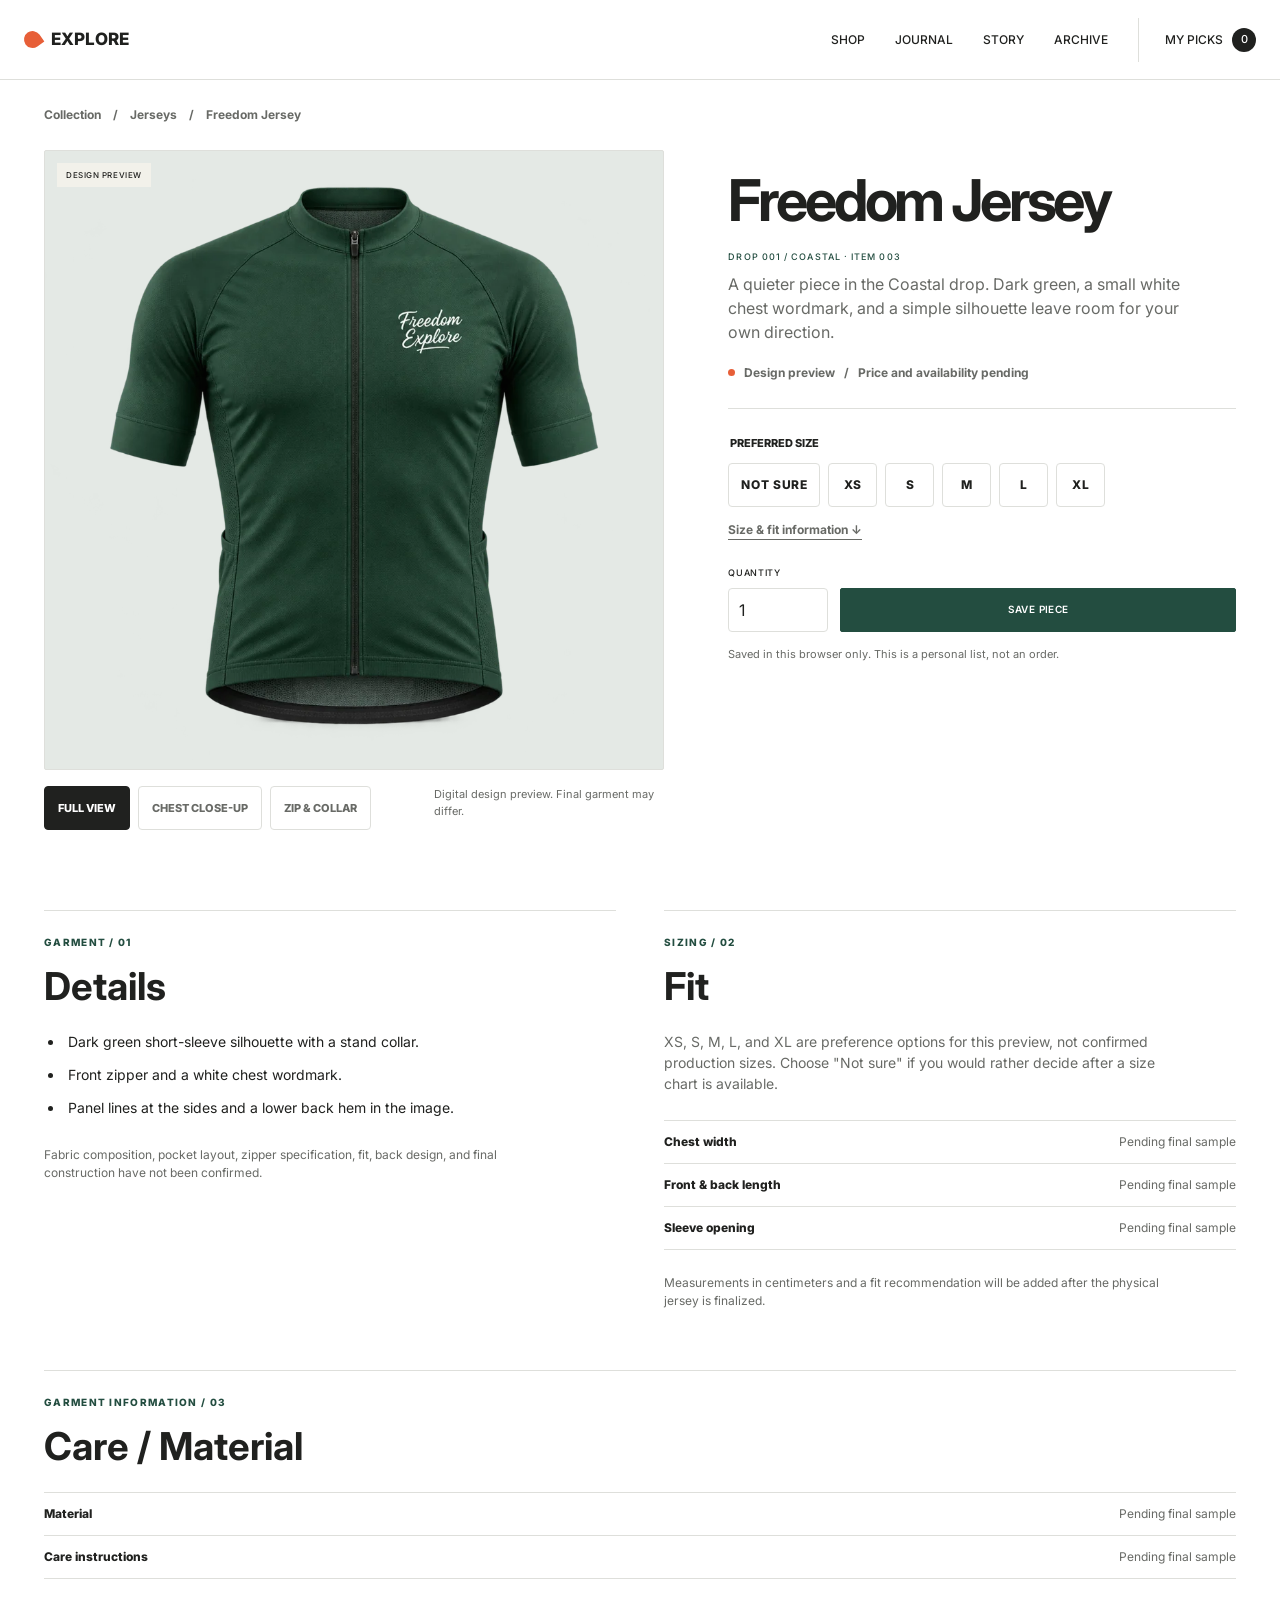
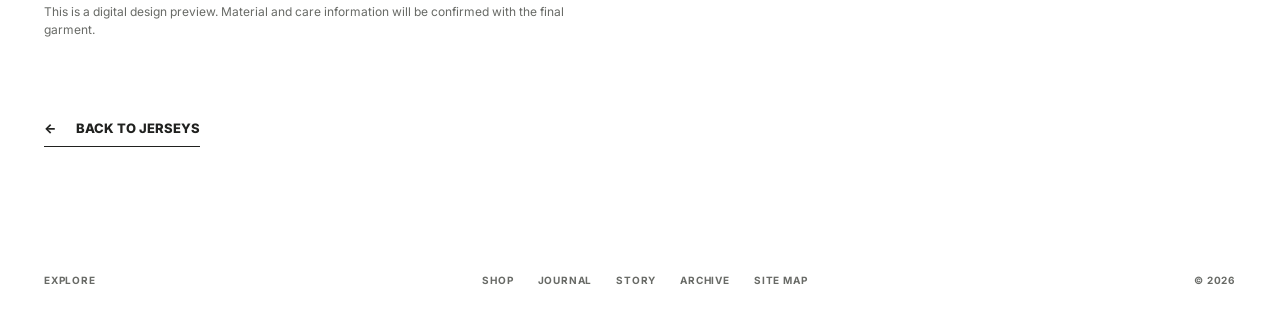
<file: freedom-jersey.html>
<!DOCTYPE html>
<html lang="en">
<head>
  <meta charset="UTF-8">
  <meta name="viewport" content="width=device-width, initial-scale=1.0">
  <title data-brand-template="Freedom Jersey - {brand}">Freedom Jersey - Explore</title>
  <meta data-brand-template="Discover the Freedom Jersey preview from {brand}, including its chest mark, size preferences, and garment information." name="description" content="Discover the Freedom Jersey preview from Explore, including its chest mark, size preferences, and garment information.">
  <link rel="canonical" href="https://laogou233.github.io/explore.bikes/freedom-jersey.html">
  <link rel="icon" type="image/svg+xml" href="assets/favicon.svg">
  <link rel="stylesheet" href="style.css">
</head>
<body>
  <a class="skip-link" href="#main-content">Skip to content</a>
  <header class="site-header">
    <a class="brand" href="index.html" data-brand-label="{brand} home" aria-label="Explore home"><span class="brand-mark"></span><span data-brand-name>Explore</span></a>
    <button class="menu-button" aria-controls="main-navigation" type="button" aria-label="Open menu" aria-expanded="false"><span></span><span></span></button>
    <nav class="site-nav" id="main-navigation" aria-label="Main navigation">
      <a href="index.html#collection">SHOP</a>
      <a href="journal.html">JOURNAL</a>
      <a href="story.html">STORY</a>
      <a href="archive.html">ARCHIVE</a>
      <a class="nav-draft" href="picks.html">My Picks <span data-cart-count>0</span></a>
    </nav>
  </header>

  <main class="detail-main" id="main-content" tabindex="-1">
    <nav class="breadcrumbs" aria-label="Breadcrumb"><a href="index.html#collection">Collection</a><span aria-hidden="true">/</span><a href="index.html?category=jerseys#collection">Jerseys</a><span aria-hidden="true">/</span><span>Freedom Jersey</span></nav>
    <div class="detail-layout">
      <section class="detail-gallery" aria-label="Freedom Jersey views">
        <div class="detail-stage media-jersey" data-view="front">
          <img src="assets/freedom-jersey-concept.webp" alt="Front design preview of a dark green short-sleeve jersey with a zipper and white chest wordmark" width="900" height="900">
          <span class="preview-label">Design preview</span>
        </div>
        <div class="detail-gallery-bottom">
          <div class="detail-view-options" role="group" aria-label="Image view">
            <button class="detail-view-button" type="button" data-view="front" aria-pressed="true">Full view</button>
            <button class="detail-view-button" type="button" data-view="detail" aria-pressed="false">Chest close-up</button>
            <button class="detail-view-button" type="button" data-view="construction" aria-pressed="false">Zip &amp; collar</button>
          </div>
          <p class="detail-image-note" data-detail-caption>Digital design preview. Final garment may differ.</p>
        </div>
      </section>

      <section class="detail-purchase" data-product-id="freedom-jersey" aria-labelledby="product-title">
        <h1 id="product-title">Freedom Jersey</h1>
        <p class="product-type">DROP 001 / COASTAL &middot; ITEM 003</p>
        <p class="detail-intro">A quieter piece in the Coastal drop. Dark green, a small white chest wordmark, and a simple silhouette leave room for your own direction.</p>
        <div class="detail-availability"><span class="status-dot" aria-hidden="true"></span>Design preview <span aria-hidden="true">/</span> Price and availability pending</div>
        <form class="add-form detail-add-form">
          <fieldset class="detail-size-options">
            <legend>Preferred size</legend>
            <div class="size-choices">
              <label><input type="radio" name="size" value="Not sure" required><span>Not sure</span></label>
              <label><input type="radio" name="size" value="XS"><span>XS</span></label>
              <label><input type="radio" name="size" value="S"><span>S</span></label>
              <label><input type="radio" name="size" value="M"><span>M</span></label>
              <label><input type="radio" name="size" value="L"><span>L</span></label>
              <label><input type="radio" name="size" value="XL"><span>XL</span></label>
            </div>
          </fieldset>
          <a class="size-guide-link" href="#size-guide">Size &amp; fit information <span aria-hidden="true">&#8595;</span></a>
          <div class="detail-form-bottom">
            <div><label class="quantity-label" for="jersey-quantity">Quantity</label><input id="jersey-quantity" name="quantity" type="number" min="1" max="99" value="1" required></div>
            <button class="action-button" type="submit">Save piece</button>
          </div>
          <p class="detail-form-note">Saved in this browser only. This is a personal list, not an order.</p>
        </form>
      </section>
    </div>

    <div class="detail-lower">
      <section class="detail-panel" aria-labelledby="jersey-details-title">
        <p class="eyebrow">Garment / 01</p>
        <h2 id="jersey-details-title">Details</h2>
        <ul class="detail-feature-list">
          <li>Dark green short-sleeve silhouette with a stand collar.</li>
          <li>Front zipper and a white chest wordmark.</li>
          <li>Panel lines at the sides and a lower back hem in the image.</li>
        </ul>
        <p class="detail-caveat">Fabric composition, pocket layout, zipper specification, fit, back design, and final construction have not been confirmed.</p>
      </section>
      <section id="size-guide" class="detail-panel" aria-labelledby="jersey-size-title">
        <p class="eyebrow">Sizing / 02</p>
        <h2 id="jersey-size-title">Fit</h2>
        <p>XS, S, M, L, and XL are preference options for this preview, not confirmed production sizes. Choose "Not sure" if you would rather decide after a size chart is available.</p>
        <dl class="measurement-list">
          <div><dt>Chest width</dt><dd>Pending final sample</dd></div>
          <div><dt>Front &amp; back length</dt><dd>Pending final sample</dd></div>
          <div><dt>Sleeve opening</dt><dd>Pending final sample</dd></div>
        </dl>
        <p class="detail-caveat">Measurements in centimeters and a fit recommendation will be added after the physical jersey is finalized.</p>
      </section>
      <section class="detail-panel detail-material-panel" aria-labelledby="jersey-material-title">
        <p class="eyebrow">Garment information / 03</p>
        <h2 id="jersey-material-title">Care / Material</h2>
        <dl class="measurement-list">
          <div><dt>Material</dt><dd>Pending final sample</dd></div>
          <div><dt>Care instructions</dt><dd>Pending final sample</dd></div>
        </dl>
        <p class="detail-caveat">This is a digital design preview. Material and care information will be confirmed with the final garment.</p>
      </section>
    </div>
    <div class="detail-back"><a class="text-link" href="index.html?category=jerseys#collection"><span aria-hidden="true">&#8592;</span> Back to Jerseys</a></div>
    <noscript><p>Enable JavaScript to save pieces in this browser. You can still browse every preview.</p></noscript>
  </main>

  <div class="toast" role="status" aria-live="polite" hidden></div>
  <footer class="site-footer">
    <p><span data-brand-name>Explore</span></p>
    <div role="navigation" aria-label="Footer navigation">
      <a href="index.html#collection">Shop</a>
      <a href="journal.html">Journal</a>
      <a href="story.html">Story</a>
      <a href="archive.html">Archive</a>
      <a href="site-map.html">Site map</a>
    </div>
    <p>&copy; 2026</p>
  </footer>
  <script src="brand.js"></script>
  <script src="script.js"></script>
  <script src="shop.js"></script>
</body>
</html>
</file>
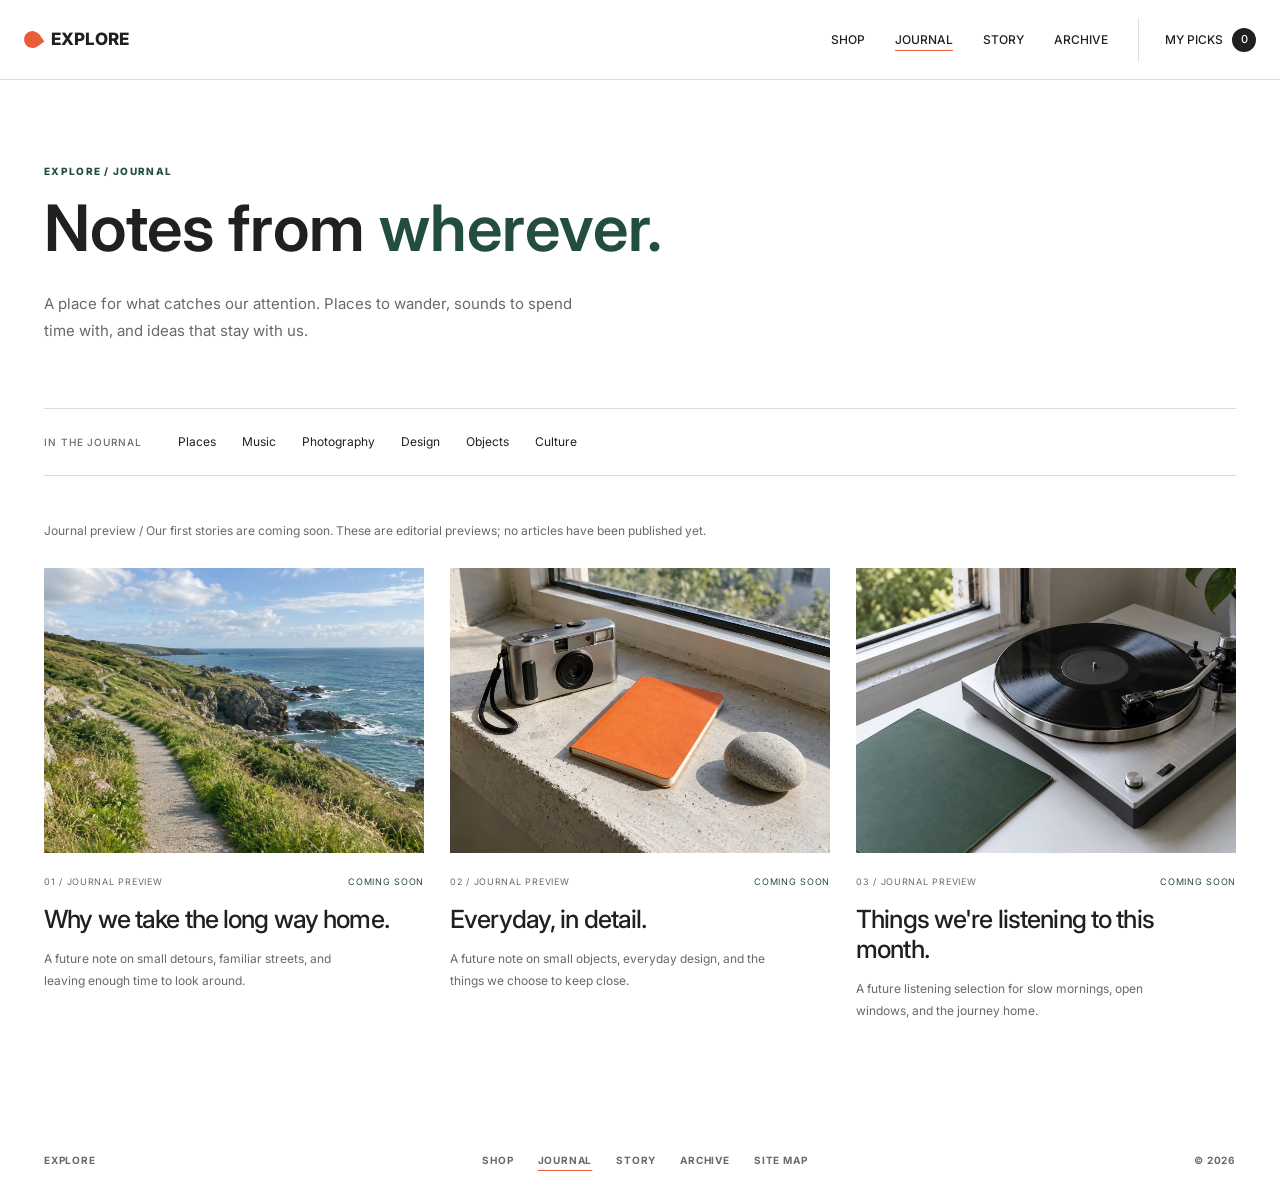
<file: journal.html>
<!DOCTYPE html>
<html lang="en">
<head>
  <meta charset="UTF-8">
  <meta name="viewport" content="width=device-width, initial-scale=1.0">
  <title data-brand-template="Journal — Places, Music &amp; Everyday Culture | {brand}">Journal — Places, Music &amp; Everyday Culture | Explore</title>
  <meta data-brand-template="A preview of the {brand} Journal: future notes on places, music, photography, design, objects, and culture. Our first stories are coming soon." name="description" content="A preview of the Explore Journal: future notes on places, music, photography, design, objects, and culture. Our first stories are coming soon.">
  <link rel="canonical" href="https://laogou233.github.io/explore.bikes/journal.html">
  <link rel="icon" type="image/svg+xml" href="assets/favicon.svg">
  <link rel="stylesheet" href="style.css">
  <link rel="stylesheet" href="editorial.css">
</head>
<body class="editorial-page journal-page">
  <a class="skip-link" href="#main-content">Skip to content</a>
  <header class="site-header">
    <a class="brand" href="index.html" data-brand-label="{brand} home" aria-label="Explore home"><span class="brand-mark"></span><span data-brand-name>Explore</span></a>
    <button class="menu-button" aria-controls="main-navigation" type="button" aria-label="Open menu" aria-expanded="false"><span></span><span></span></button>
    <nav class="site-nav" id="main-navigation" aria-label="Main navigation">
      <a href="index.html#collection">SHOP</a>
      <a href="journal.html" aria-current="page">JOURNAL</a>
      <a href="story.html">STORY</a>
      <a href="archive.html">ARCHIVE</a>
      <a class="nav-draft" href="picks.html">My Picks <span data-cart-count>0</span></a>
    </nav>
  </header>

  <main class="editorial-main" id="main-content" tabindex="-1">
    <section class="editorial-intro" aria-labelledby="journal-title">
      <p class="eyebrow"><span data-brand-name>Explore</span> / Journal</p>
      <h1 id="journal-title">Notes from <span class="editorial-serif">wherever.</span></h1>
      <p class="editorial-intro-copy">A place for what catches our attention. Places to wander, sounds to spend time with, and ideas that stay with us.</p>
    </section>

    <section class="journal-topics" aria-labelledby="topics-title">
      <h2 id="topics-title">In the journal</h2>
      <ul><li>Places</li><li>Music</li><li>Photography</li><li>Design</li><li>Objects</li><li>Culture</li></ul>
    </section>

    <section class="journal-previews" aria-label="Upcoming journal previews">
      <p class="journal-status">Journal preview / Our first stories are coming soon. These are editorial previews; no articles have been published yet.</p>
      <div class="journal-grid">
        <article class="journal-card" aria-labelledby="preview-long-way">
          <figure class="journal-cover-photo"><img src="assets/coastal-path-editorial.webp" alt="A small path following the coastline above the sea" width="1672" height="941" loading="lazy" decoding="async"></figure>
          <p class="journal-meta"><span>01 / Journal preview</span><span>Coming soon</span></p>
          <h2 id="preview-long-way">Why we take the long way home.</h2>
          <p>A future note on small detours, familiar streets, and leaving enough time to look around.</p>
        </article>

        <article class="journal-card" aria-labelledby="preview-coast">
          <figure class="journal-cover-photo"><img src="assets/journal-objects.webp" alt="A compact camera, orange notebook and pebble in natural window light" width="1448" height="1086" loading="lazy" decoding="async"></figure>
          <p class="journal-meta"><span>02 / Journal preview</span><span>Coming soon</span></p>
          <h2 id="preview-coast">Everyday, in detail.</h2>
          <p>A future note on small objects, everyday design, and the things we choose to keep close.</p>
        </article>

        <article class="journal-card" aria-labelledby="preview-listening">
          <figure class="journal-cover-photo"><img src="assets/journal-music.webp" alt="A black vinyl record and silver turntable beside a green record sleeve" width="1448" height="1086" loading="lazy" decoding="async"></figure>
          <p class="journal-meta"><span>03 / Journal preview</span><span>Coming soon</span></p>
          <h2 id="preview-listening">Things we're listening to this month.</h2>
          <p>A future listening selection for slow mornings, open windows, and the journey home.</p>
        </article>
      </div>
    </section>
  </main>

  <footer class="site-footer">
    <p><span data-brand-name>Explore</span></p>
    <div role="navigation" aria-label="Footer navigation"><a href="index.html#collection">Shop</a><a href="journal.html" aria-current="page">Journal</a><a href="story.html">Story</a><a href="archive.html">Archive</a><a href="site-map.html">Site map</a></div>
    <p>&copy; 2026</p>
  </footer>
  <script src="brand.js"></script>
  <script src="script.js"></script>
  <script src="shop.js"></script>
</body>
</html>
</file>
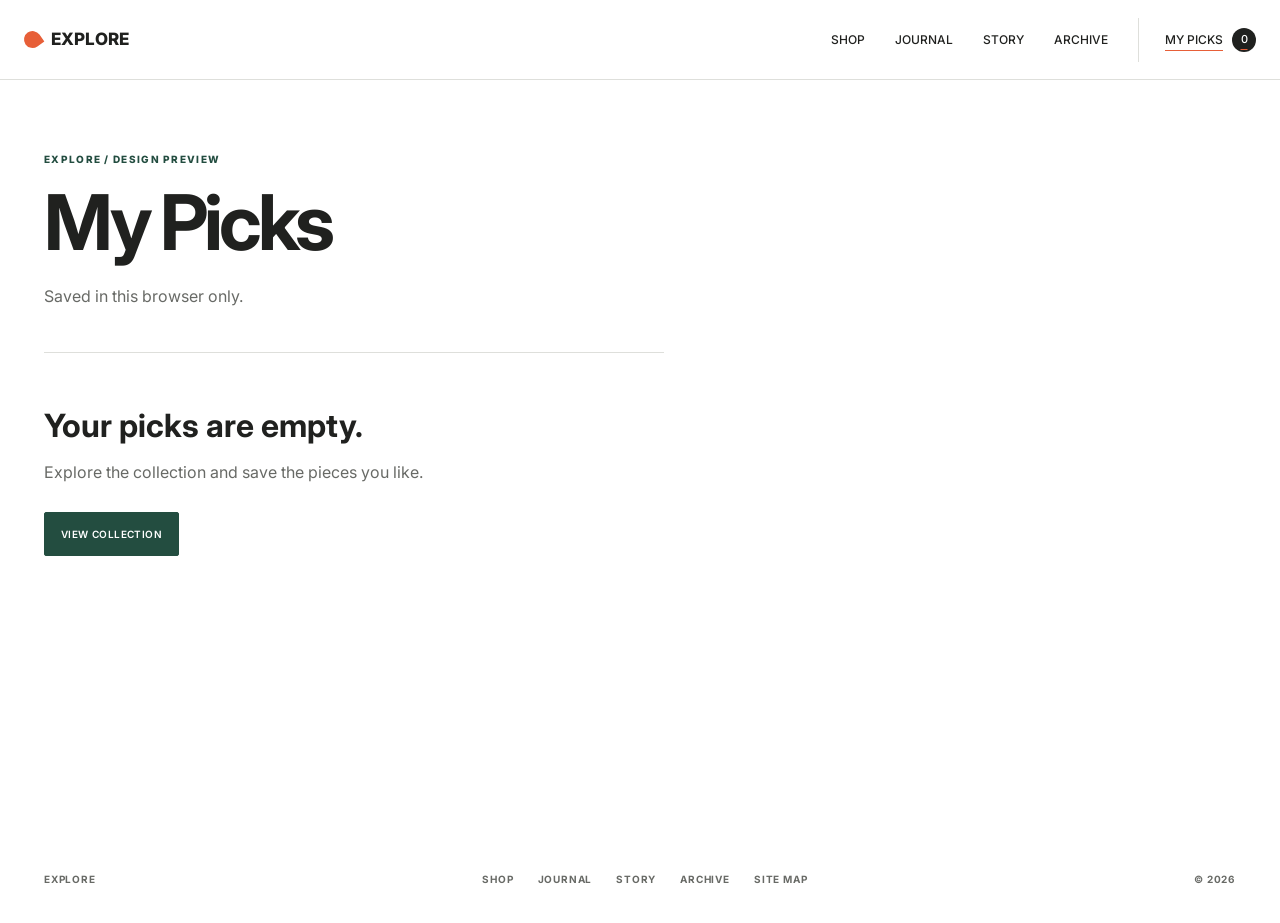
<file: order.html>
<!DOCTYPE html>
<html lang="en">
<head>
  <meta charset="UTF-8">
  <meta name="viewport" content="width=device-width, initial-scale=1.0">
  <meta http-equiv="refresh" content="0;url=picks.html">
  <title data-brand-template="My Picks - {brand}">My Picks - Explore</title>
  <meta name="description" content="Your saved pieces are now in My Picks.">
  <meta name="robots" content="noindex, follow">
  <link rel="canonical" href="https://laogou233.github.io/explore.bikes/picks.html">
  <link rel="icon" type="image/svg+xml" href="assets/favicon.svg">
  <link rel="stylesheet" href="style.css">
</head>
<body>
  <main class="page-hero" id="main-content">
    <h1>My Picks</h1>
    <p><a class="text-link" href="picks.html">Open your picks</a>. Your saved pieces stay in this browser.</p>
  </main>
</body>
</html>
</file>
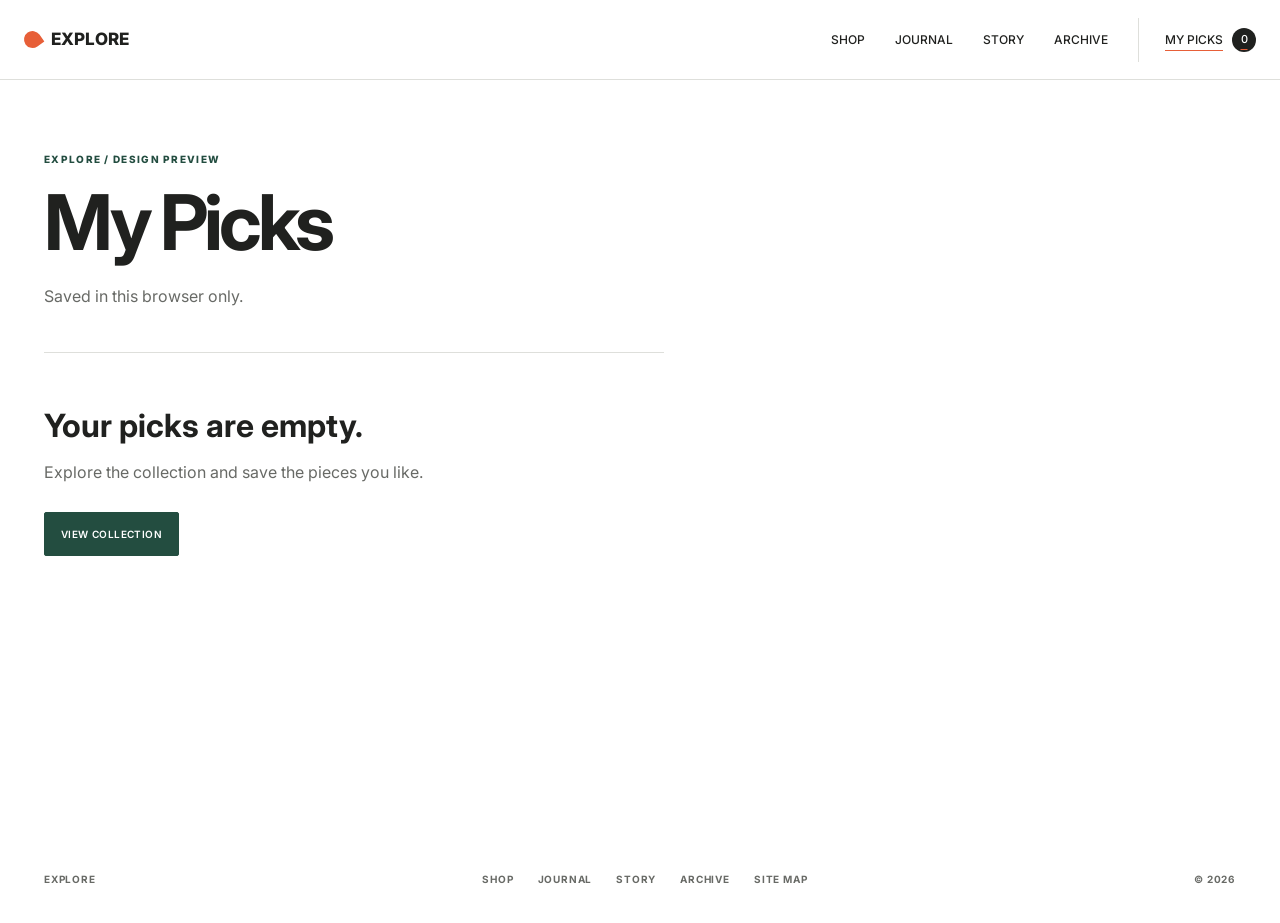
<file: picks.html>
<!DOCTYPE html>
<html lang="en">
<head>
  <meta charset="UTF-8">
  <meta name="viewport" content="width=device-width, initial-scale=1.0">
  <title data-brand-template="My Picks - {brand}">My Picks - Explore</title>
  <meta data-brand-template="Review your saved {brand} clothing selections before final details and availability are confirmed." name="description" content="Review your saved Explore clothing selections before final details and availability are confirmed.">
  <meta name="robots" content="noindex">
  <link rel="canonical" href="https://laogou233.github.io/explore.bikes/picks.html">
  <link rel="icon" type="image/svg+xml" href="assets/favicon.svg">
  <link rel="stylesheet" href="style.css">
</head>
<body>
  <a class="skip-link" href="#main-content">Skip to content</a>
  <header class="site-header">
    <a class="brand" href="index.html" data-brand-label="{brand} home" aria-label="Explore home">
      <span class="brand-mark"></span>
      <span data-brand-name>Explore</span>
    </a>
    <button class="menu-button" aria-controls="main-navigation" type="button" aria-label="Open menu" aria-expanded="false">
      <span></span><span></span>
    </button>
    <nav class="site-nav" id="main-navigation" aria-label="Main navigation">
      <a href="index.html#collection">SHOP</a>
      <a href="journal.html">JOURNAL</a>
      <a href="story.html">STORY</a>
      <a href="archive.html">ARCHIVE</a>
      <a class="nav-draft" href="picks.html" aria-current="page">My Picks <span data-cart-count>0</span></a>
    </nav>
  </header>

  <main class="order-main" id="main-content" tabindex="-1">
    <div class="order-heading">
      <p class="eyebrow"><span data-brand-name>Explore</span> / Design preview</p>
      <h1>My Picks</h1>
      <p>Saved in this browser only.</p>
    </div>

    <div id="order-content" class="order-layout" hidden>
      <section aria-labelledby="items-title">
        <div class="order-section-heading">
          <h2 id="items-title">Saved pieces</h2>
          <span data-item-count role="status" aria-live="polite">0 pieces</span>
        </div>
        <div id="order-items"></div>
      </section>

      <aside class="order-summary" aria-labelledby="summary-title">
        <p class="eyebrow">Review / 01</p>
        <h2 id="summary-title">Your picks</h2>
        <div class="summary-line"><span>Pieces</span><strong data-summary-count>0</strong></div>
        <div class="summary-line"><span>Prices</span><strong>To be confirmed</strong></div>
        <p>These are design previews, not an order. Copy the list for your records; nothing is submitted or paid for.</p>
        <button id="copy-summary" class="action-button" type="button">Copy summary</button>
        <p id="copy-status" class="copy-status" role="status" aria-live="polite"></p>
      </aside>
    </div>

    <div id="empty-order" class="empty-order" hidden>
      <h2>Your picks are empty.</h2>
      <p>Explore the collection and save the pieces you like.</p>
      <a class="action-button" href="index.html#collection">View collection</a>
    </div>
    <noscript><p>Enable JavaScript to view and save your picks in this browser.</p></noscript>
  </main>

  <div class="toast" role="status" aria-live="polite" hidden></div>
  <footer class="site-footer">
    <p><span data-brand-name>Explore</span></p>
    <div role="navigation" aria-label="Footer navigation">
      <a href="index.html#collection">Shop</a>
      <a href="journal.html">Journal</a>
      <a href="story.html">Story</a>
      <a href="archive.html">Archive</a>
      <a href="site-map.html">Site map</a>
    </div>
    <p>&copy; 2026</p>
  </footer>
  <script src="brand.js"></script>
  <script src="script.js"></script>
  <script src="shop.js"></script>
</body>
</html>
</file>
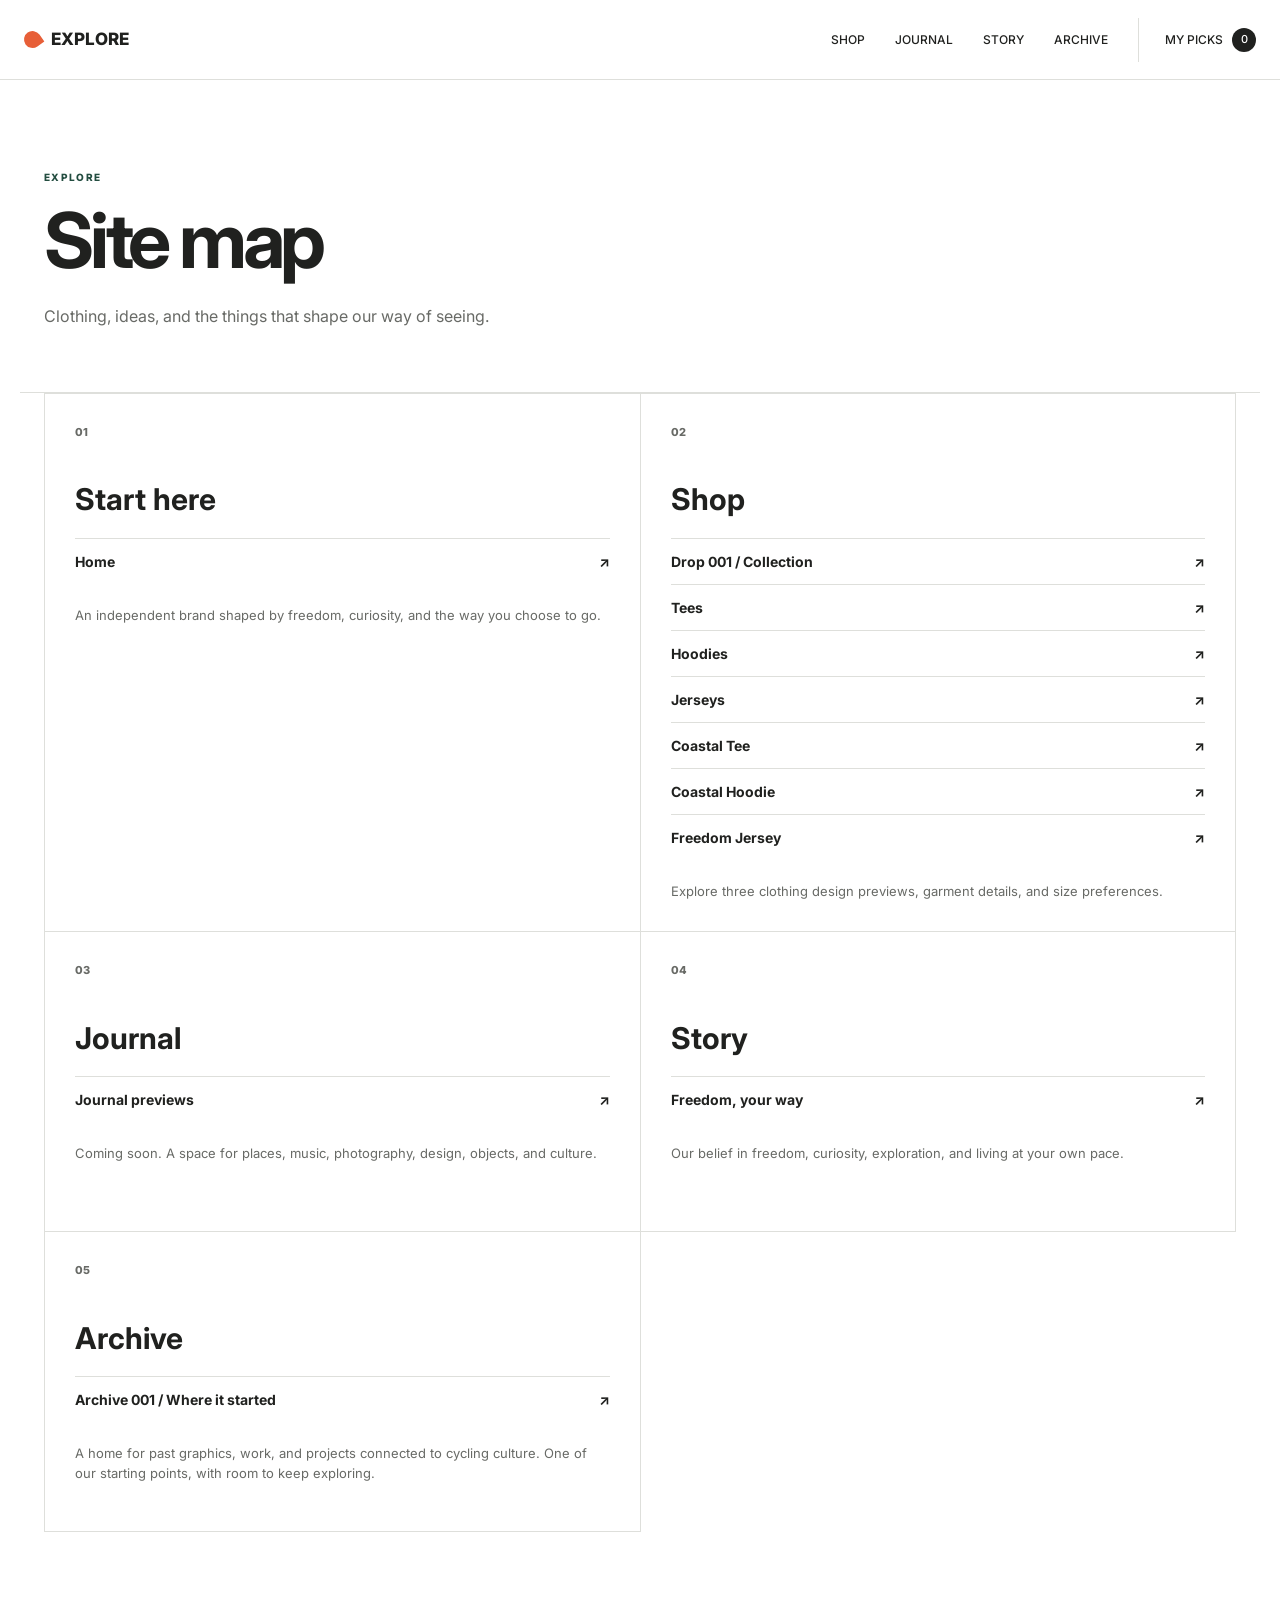
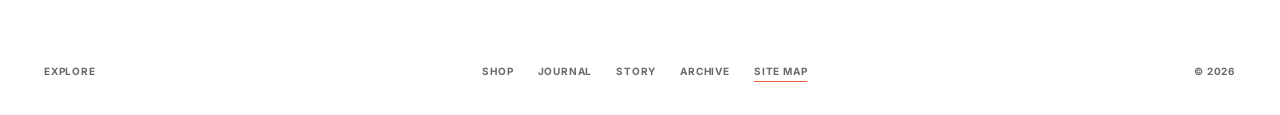
<file: site-map.html>
<!DOCTYPE html>
<html lang="en">
<head>
  <meta charset="UTF-8">
  <meta name="viewport" content="width=device-width, initial-scale=1.0">
  <title data-brand-template="Site Map - {brand}">Site Map - Explore</title>
  <meta data-brand-template="{brand} independent clothing, DROP 001 / COASTAL, Journal previews, our Story, and the visual Archive." name="description" content="Explore independent clothing, DROP 001 / COASTAL, Journal previews, our Story, and the visual Archive.">
  <meta name="robots" content="index, follow">
  <link rel="canonical" href="https://laogou233.github.io/explore.bikes/site-map.html">
  <link rel="icon" type="image/svg+xml" href="assets/favicon.svg">
  <link rel="stylesheet" href="style.css">
</head>
<body>
  <a class="skip-link" href="#main-content">Skip to content</a>
  <header class="site-header">
    <a class="brand" href="index.html" data-brand-label="{brand} home" aria-label="Explore home">
      <span class="brand-mark"></span>
      <span data-brand-name>Explore</span>
    </a>

    <button class="menu-button" aria-controls="main-navigation" type="button" aria-label="Open menu" aria-expanded="false">
      <span></span>
      <span></span>
    </button>

    <nav class="site-nav" id="main-navigation" aria-label="Main navigation">
      <a href="index.html#collection">SHOP</a>
      <a href="journal.html">JOURNAL</a>
      <a href="story.html">STORY</a>
      <a href="archive.html">ARCHIVE</a>
      <a class="nav-draft" href="picks.html">My Picks <span data-cart-count>0</span></a>
    </nav>
  </header>

  <main id="main-content" tabindex="-1">
    <section class="page-hero" aria-labelledby="map-title">
      <p class="eyebrow"><span data-brand-name>Explore</span></p>
      <h1 id="map-title">Site map</h1>
      <p>Clothing, ideas, and the things that shape our way of seeing.</p>
    </section>

    <section class="sitemap-section" data-brand-label="{brand} pages" aria-label="Explore pages">
      <div class="sitemap-grid">
        <article class="map-group">
          <p class="map-number">01</p>
          <h2>Start here</h2>
          <a class="map-link" href="index.html">
            <span>Home</span>
            <span aria-hidden="true">↗</span>
          </a>
          <p>An independent brand shaped by freedom, curiosity, and the way you choose to go.</p>
        </article>

        <article class="map-group">
          <p class="map-number">02</p>
          <h2>Shop</h2>
          <a class="map-link" href="index.html#collection">
            <span>Drop 001 / Collection</span>
            <span aria-hidden="true">↗</span>
          </a>
          <a class="map-link" href="index.html?category=tees#collection">
            <span>Tees</span>
            <span aria-hidden="true">↗</span>
          </a>
          <a class="map-link" href="index.html?category=hoodies#collection">
            <span>Hoodies</span>
            <span aria-hidden="true">↗</span>
          </a>
          <a class="map-link" href="index.html?category=jerseys#collection">
            <span>Jerseys</span>
            <span aria-hidden="true">↗</span>
          </a>
          <a class="map-link" href="coastal-tee.html">
            <span>Coastal Tee</span>
            <span aria-hidden="true">↗</span>
          </a>
          <a class="map-link" href="coastal-hoodie.html">
            <span>Coastal Hoodie</span>
            <span aria-hidden="true">↗</span>
          </a>
          <a class="map-link" href="freedom-jersey.html">
            <span>Freedom Jersey</span>
            <span aria-hidden="true">↗</span>
          </a>
          <p>Explore three clothing design previews, garment details, and size preferences.</p>
        </article>

        <article class="map-group">
          <p class="map-number">03</p>
          <h2>Journal</h2>
          <a class="map-link" href="journal.html">
            <span>Journal previews</span>
            <span aria-hidden="true">↗</span>
          </a>
          <p>Coming soon. A space for places, music, photography, design, objects, and culture.</p>
        </article>

        <article class="map-group">
          <p class="map-number">04</p>
          <h2>Story</h2>
          <a class="map-link" href="story.html">
            <span>Freedom, your way</span>
            <span aria-hidden="true">↗</span>
          </a>
          <p>Our belief in freedom, curiosity, exploration, and living at your own pace.</p>
        </article>

        <article class="map-group">
          <p class="map-number">05</p>
          <h2>Archive</h2>
          <a class="map-link" href="archive.html">
            <span>Archive 001 / Where it started</span>
            <span aria-hidden="true">↗</span>
          </a>
          <p>A home for past graphics, work, and projects connected to cycling culture. One of our starting points, with room to keep exploring.</p>
        </article>
      </div>
    </section>
  </main>

  <footer class="site-footer">
    <p><span data-brand-name>Explore</span></p>
    <div role="navigation" aria-label="Footer navigation"><a href="index.html#collection">Shop</a><a href="journal.html">Journal</a><a href="story.html">Story</a><a href="archive.html">Archive</a><a href="site-map.html" aria-current="page">Site map</a></div>
    <p>&copy; 2026</p>
  </footer>

  <script src="brand.js"></script>
  <script src="script.js"></script>
  <script src="shop.js"></script>
</body>
</html>
</file>
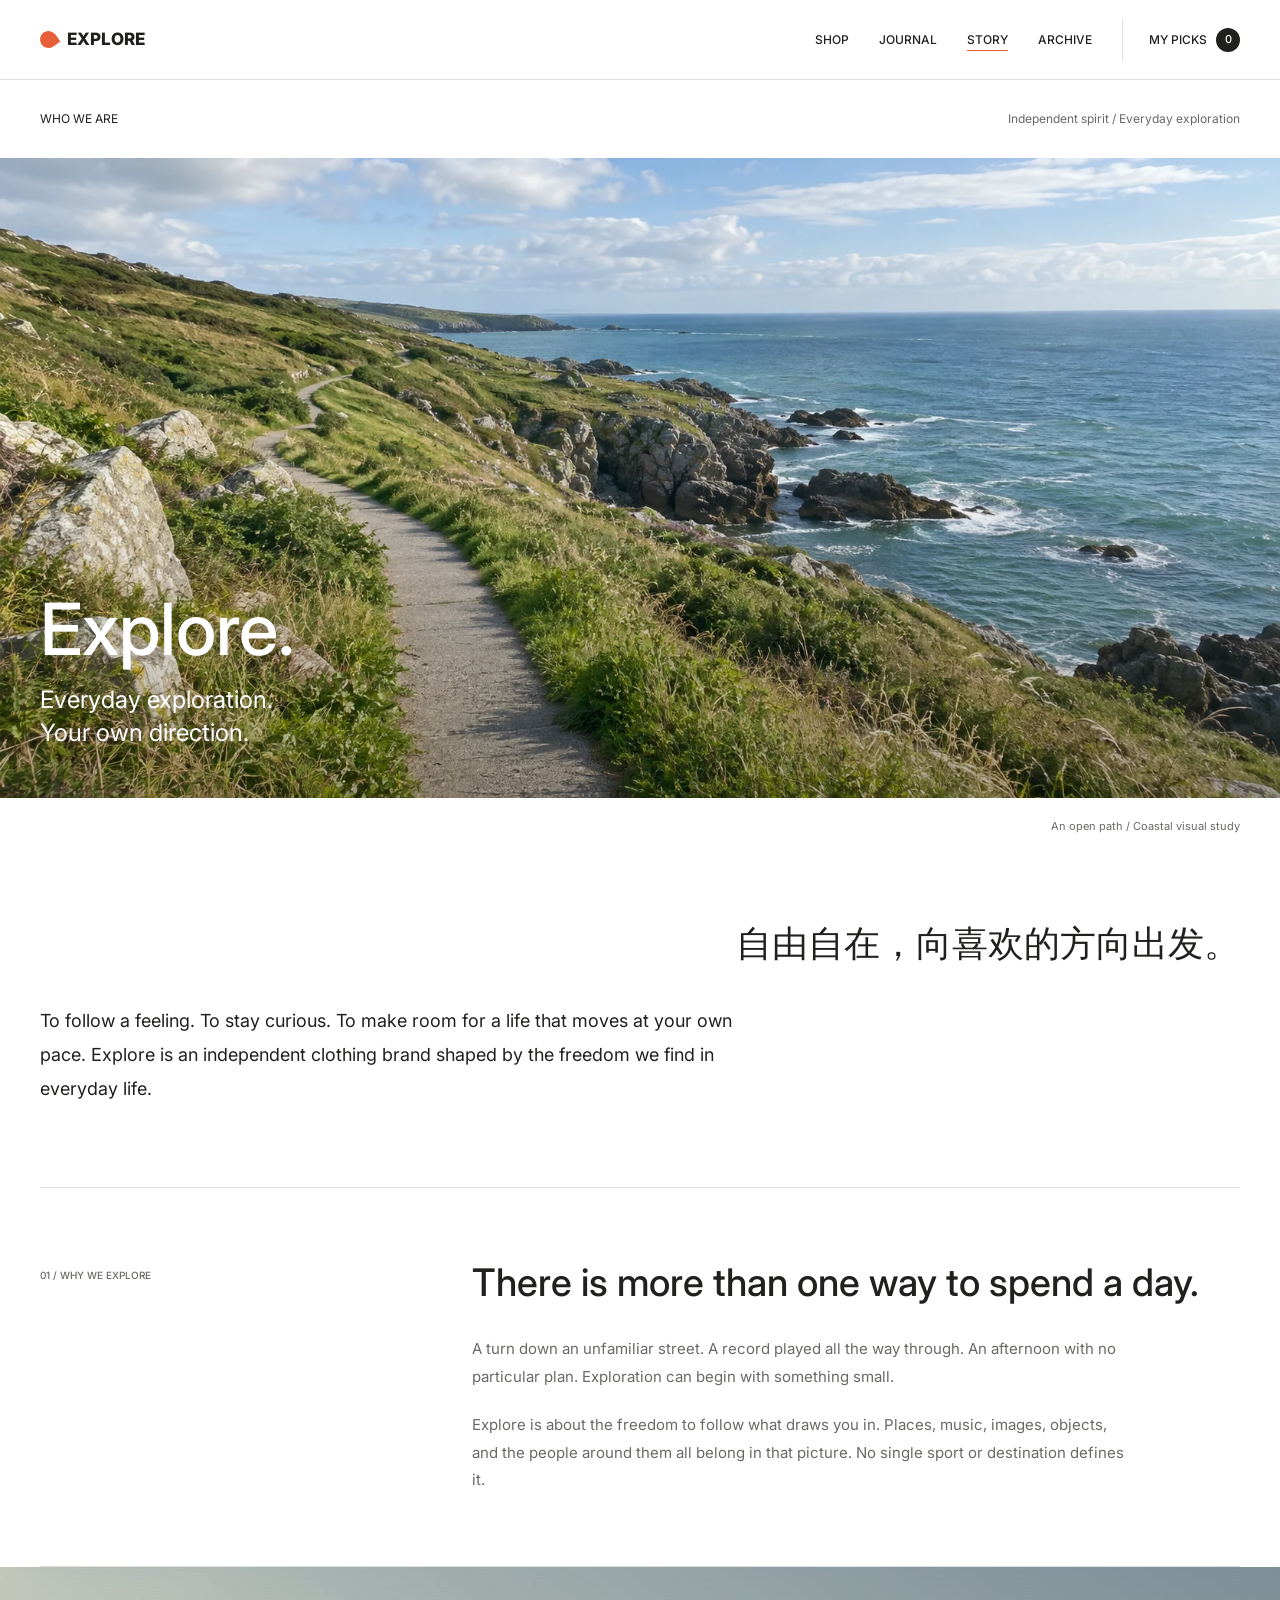
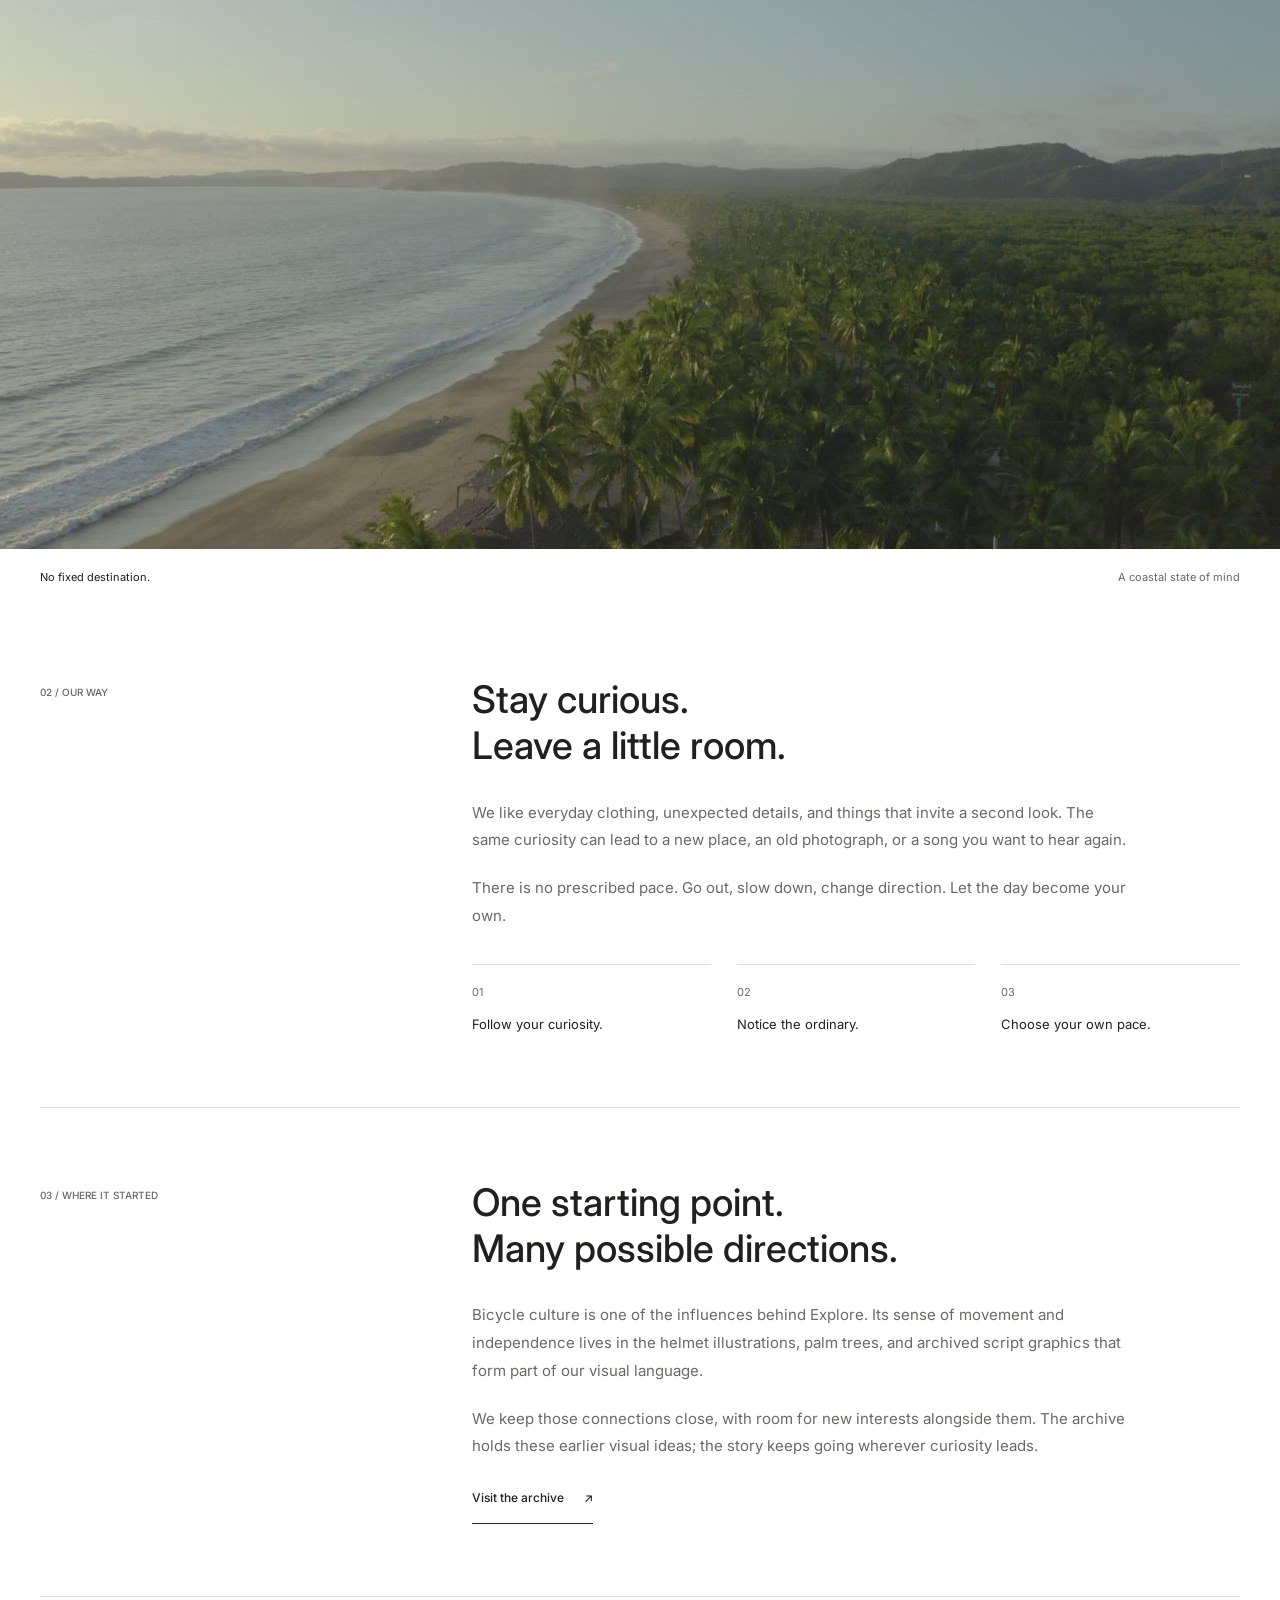
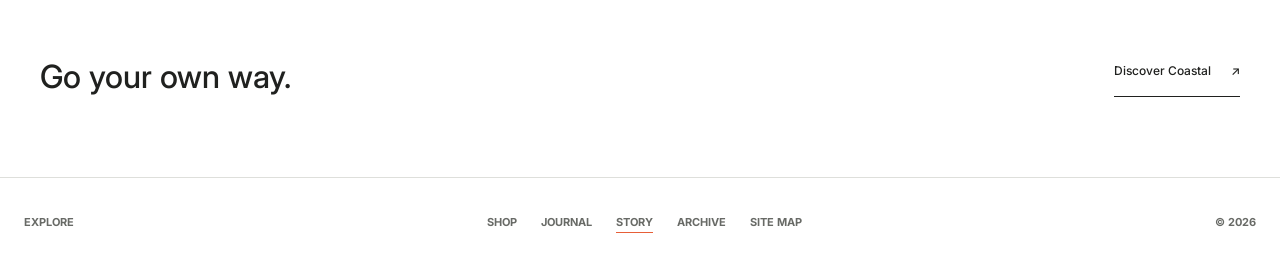
<file: story.html>
<!DOCTYPE html>
<html lang="en">
<head>
  <meta charset="UTF-8">
  <meta name="viewport" content="width=device-width, initial-scale=1.0">
  <title data-brand-template="Story — Freedom, Curiosity &amp; Your Own Pace | {brand}">Story — Freedom, Curiosity &amp; Your Own Pace | Explore</title>
  <meta data-brand-template="The spirit behind {brand}: freedom, curiosity, everyday exploration, and living at your own pace. Bicycle culture is one starting point in a wider story." name="description" content="The spirit behind Explore: freedom, curiosity, everyday exploration, and living at your own pace. Bicycle culture is one starting point in a wider story.">
  <link rel="canonical" href="https://laogou233.github.io/explore.bikes/story.html">
  <link rel="icon" type="image/svg+xml" href="assets/favicon.svg">
  <link rel="stylesheet" href="style.css">
  <link rel="stylesheet" href="editorial.css">
  <link rel="stylesheet" href="campaign.css">
</head>
<body class="editorial-page story-page campaign-story">
  <a class="skip-link" href="#main-content">Skip to content</a>
  <header class="site-header">
    <a class="brand" href="index.html" data-brand-label="{brand} home" aria-label="Explore home"><span class="brand-mark"></span><span data-brand-name>Explore</span></a>
    <button class="menu-button" aria-controls="main-navigation" type="button" aria-label="Open menu" aria-expanded="false"><span></span><span></span></button>
    <nav class="site-nav" id="main-navigation" aria-label="Main navigation">
      <a href="index.html#collection">SHOP</a>
      <a href="journal.html">JOURNAL</a>
      <a href="story.html" aria-current="page">STORY</a>
      <a href="archive.html">ARCHIVE</a>
      <a class="nav-draft" href="picks.html">My Picks <span data-cart-count>0</span></a>
    </nav>
  </header>

  <main class="editorial-main" id="main-content" tabindex="-1">
    <div class="story-page-label campaign-shell"><p>WHO WE ARE</p><p>Independent spirit / Everyday exploration</p></div>
    <section class="story-hero" aria-labelledby="story-title">
      <img src="assets/coastal-path-editorial.webp" alt="A narrow path following a green coastline toward the open sea" width="1672" height="941" fetchpriority="high" decoding="async">
      <div class="story-hero-content campaign-shell">
        <h1 id="story-title"><span data-brand-name>Explore</span>.</h1>
        <p>Everyday exploration.<br>Your own direction.</p>
      </div>
    </section>
    <p class="story-image-caption campaign-shell">An open path / Coastal visual study</p>

    <section class="story-manifesto campaign-shell" aria-labelledby="freedom-title" data-reveal>
      <h2 id="freedom-title" lang="zh-CN">自由自在，<br class="story-mobile-break">向喜欢的方向出发。</h2>
      <p>To follow a feeling. To stay curious. To make room for a life that moves at your own pace. <span data-brand-name>Explore</span> is an independent clothing brand shaped by the freedom we find in everyday life.</p>
    </section>

    <section class="story-chapter campaign-shell" aria-labelledby="why-title" data-reveal>
      <p class="eyebrow">01 / WHY WE EXPLORE</p>
      <div class="chapter-copy">
        <h2 id="why-title">There is more than one way to spend a day.</h2>
        <p>A turn down an unfamiliar street. A record played all the way through. An afternoon with no particular plan. Exploration can begin with something small.</p>
        <p><span data-brand-name>Explore</span> is about the freedom to follow what draws you in. Places, music, images, objects, and the people around them all belong in that picture. No single sport or destination defines it.</p>
      </div>
    </section>

    <figure class="brand-landscape">
      <img src="assets/coastal-hero-poster.jpg" alt="A palm-lined coastline with the sea stretching toward the horizon" width="1280" height="720" loading="lazy" decoding="async">
      <figcaption class="campaign-shell"><span>No fixed destination.</span><span>A coastal state of mind</span></figcaption>
    </figure>

    <section class="story-chapter campaign-shell" aria-labelledby="way-title" data-reveal>
      <p class="eyebrow">02 / OUR WAY</p>
      <div class="chapter-copy">
        <h2 id="way-title">Stay curious.<br>Leave a little room.</h2>
        <p>We like everyday clothing, unexpected details, and things that invite a second look. The same curiosity can lead to a new place, an old photograph, or a song you want to hear again.</p>
        <p>There is no prescribed pace. Go out, slow down, change direction. Let the day become your own.</p>
        <ul class="story-principles" aria-label="Our way of exploring">
          <li><span>01</span>Follow your curiosity.</li>
          <li><span>02</span>Notice the ordinary.</li>
          <li><span>03</span>Choose your own pace.</li>
        </ul>
      </div>
    </section>

    <section class="story-chapter campaign-shell" aria-labelledby="started-title" data-reveal>
      <p class="eyebrow">03 / WHERE IT STARTED</p>
      <div class="chapter-copy">
        <h2 id="started-title">One starting point.<br>Many possible directions.</h2>
        <p>Bicycle culture is one of the influences behind <span data-brand-name>Explore</span>. Its sense of movement and independence lives in the helmet illustrations, palm trees, and archived script graphics that form part of our visual language.</p>
        <p>We keep those connections close, with room for new interests alongside them. The archive holds these earlier visual ideas; the story keeps going wherever curiosity leads.</p>
        <a class="text-link" href="archive.html">Visit the archive <span aria-hidden="true">&#8599;</span></a>
      </div>
    </section>
    <section class="story-closing campaign-shell" aria-labelledby="next-title" data-reveal>
      <h2 id="next-title">Go your own way.</h2>
      <a class="text-link" href="index.html#collection">Discover Coastal <span aria-hidden="true">&#8599;</span></a>
    </section>
  </main>

  <footer class="site-footer">
    <p><span data-brand-name>Explore</span></p>
    <div role="navigation" aria-label="Footer navigation"><a href="index.html#collection">Shop</a><a href="journal.html">Journal</a><a href="story.html" aria-current="page">Story</a><a href="archive.html">Archive</a><a href="site-map.html">Site map</a></div>
    <p>&copy; 2026</p>
  </footer>
  <script src="brand.js"></script>
  <script src="script.js"></script>
  <script src="shop.js"></script>
</body>
</html>
</file>
<file: style.css>
@import url('https://fonts.googleapis.com/css2?family=Inter:wght@400;500;600;700;800&display=swap');

:root {
  --paper: #ffffff;
  --white: #ffffff;
  --ink: #20211f;
  --muted: #686a66;
  --line: #dedfdb;
  --green: #234d40;
  --orange: #e75f38;
  --max: 1240px;
}

* { box-sizing: border-box; }

html { scroll-behavior: smooth; }

[id] { scroll-margin-top: 88px; }

body {
  margin: 0;
  background: var(--paper);
  color: var(--ink);
  font-family: Inter, Arial, sans-serif;
  line-height: 1.5;
}

img { display: block; max-width: 100%; }

a { color: inherit; text-decoration: none; }

button, select, input { font: inherit; }

button { cursor: pointer; }

button:disabled { cursor: not-allowed; opacity: .45; }

:focus-visible { outline: 2px solid var(--green); outline-offset: 3px; }
.category-filter:focus-visible, .product-media a:focus-visible { outline-offset: -3px; }
.hero-window :focus-visible, .our-way :focus-visible { outline-color: var(--paper); }

h1, h2, h3, p { margin-top: 0; }

h1, h2, h3 { line-height: 1.05; letter-spacing: 0; }

.site-header {
  position: sticky;
  top: 0;
  z-index: 30;
  display: flex;
  align-items: center;
  justify-content: space-between;
  gap: 24px;
  padding: 0 max(24px, calc((100vw - var(--max)) / 2));
  border-bottom: 1px solid var(--line);
  backdrop-filter: blur(16px);
}

.brand {
  display: inline-flex;
  align-items: center;
  gap: 10px;
  flex: none;
  font-weight: 800;
  text-transform: uppercase;
}

.brand-mark { background: var(--orange); }

.site-nav { display: flex; align-items: center; gap: 30px; font-weight: 700; text-transform: uppercase; }

.site-nav a, .site-footer a { transition: color 150ms ease; }
.site-nav a:hover, .site-footer a:hover { color: var(--green); }
.site-nav a[aria-current="page"], .site-footer a[aria-current="page"] { text-decoration: underline; text-decoration-color: var(--orange); text-underline-offset: 6px; }

.nav-draft { display: inline-flex; align-items: center; gap: 9px; }
.nav-draft span { display: grid; place-items: center; min-width: 24px; padding-inline: 6px; flex: none; height: 24px; color: var(--white); background: var(--ink); border-radius: 50%; font-size: 11px; }

.menu-button { display: none; width: 44px; height: 44px; position: relative; flex: none; align-items: center; justify-content: center; border: 1px solid var(--line); background: var(--white); border-radius: 4px; }
.menu-button span { position: absolute; width: 18px; height: 2px; background: var(--ink); transition: transform 180ms ease; }
.menu-button span:first-child { transform: translateY(-4px); }
.menu-button span:last-child { transform: translateY(4px); }
.menu-open .menu-button span:first-child { transform: rotate(45deg); }
.menu-open .menu-button span:last-child { transform: rotate(-45deg); }

.eyebrow { margin: 0 0 16px; color: var(--green); font-weight: 800; text-transform: uppercase; }
.text-link { display: inline-flex; align-items: center; gap: 20px; padding-bottom: 7px; border-bottom: 1px solid var(--ink); font-size: 13px; font-weight: 800; text-transform: uppercase; }
.text-link:hover { color: var(--green); border-color: var(--green); }

.catalog-section { max-width: var(--max); margin: 0 auto; padding: 0 24px 96px; }
.category-toolbar { display: flex; align-items: center; justify-content: space-between; gap: 20px; padding-bottom: 20px; }
.category-toolbar[hidden] { display: none; }
.category-filters { min-width: 0; display: flex; overflow-x: auto; scrollbar-width: thin; }
.category-filter { flex: none; display: inline-flex; align-items: center; gap: 7px; border-bottom: 2px solid transparent; background: transparent; color: var(--muted); white-space: nowrap; }
.category-filter:hover { color: var(--ink); }
.category-filter[aria-pressed="true"] { border-bottom-color: var(--orange); }
.category-filter [data-category-count] { color: var(--muted); font-size: 10px; }
.category-status { flex: none; margin: 0; color: var(--muted); font-size: 11px; font-weight: 700; }
.product-grid { display: grid; grid-template-columns: repeat(3, minmax(0, 1fr)); }
.product-card { display: flex; flex-direction: column; min-width: 0; overflow: hidden; }
.product-card[hidden] { display: none; }
.product-media { position: relative; display: grid; place-items: center; aspect-ratio: 1 / 1; overflow: hidden; border-bottom: 1px solid var(--line); }
.media-tee { background: #e7e9e7; }
.media-hoodie { background: #e4e7e5; }
.media-jersey { background: #e4e9e5; }
.product-media a { display: grid; place-items: center; width: 100%; height: 100%; }
.product-media img { width: 100%; height: 100%; object-fit: contain; }
@media (hover: hover) {
  .home-page .product-media a:hover img { transform: scale(1.04); }
}
.home-page .product-media a:focus-visible img { transform: scale(1.04); }
.preview-label { position: absolute; padding: 6px 9px; text-transform: uppercase; pointer-events: none; }
.product-info { display: flex; flex: 1; flex-direction: column; }
.product-type { margin-bottom: 8px; color: var(--green); text-transform: uppercase; }
.product-info h3 { margin-bottom: 10px; }
.product-info h3 a:hover, .order-row h3 a:hover { color: var(--green); }
.product-info > p:not(.product-type) { max-width: 300px; min-height: 48px; color: var(--muted); }
.product-detail-link { align-self: flex-start; display: inline-flex; align-items: center; gap: 12px; border-bottom: 1px solid var(--ink); text-transform: uppercase; }
.product-detail-link:hover { color: var(--green); border-color: var(--green); }
.add-form { margin-top: auto; padding-top: 18px; border-top: 1px solid var(--line); }
.add-form label { display: block; margin-bottom: 8px; text-transform: uppercase; }
.product-controls { display: grid; grid-template-columns: minmax(0, 1fr) auto; gap: 8px; }
.product-controls select { min-width: 0; height: 44px; padding: 0 12px; border: 1px solid var(--line); color: var(--ink); font-size: 12px; }
.action-button { min-height: 44px; display: inline-flex; align-items: center; justify-content: center; padding: 0 16px; border: 1px solid var(--ink); color: var(--white); text-transform: uppercase; text-align: center; }
.action-button:hover:not(:disabled) { background: var(--green); border-color: var(--green); }
.catalog-note { margin: 18px 0 0; color: var(--muted); }

.site-footer { max-width: var(--max); display: flex; justify-content: space-between; align-items: center; gap: 28px; margin: 0 auto; padding: 30px 24px; color: var(--muted); font-weight: 700; text-transform: uppercase; }
.site-footer p { margin: 0; }
.site-footer div { display: flex; flex-wrap: wrap; gap: 12px 24px; }
.site-footer a { white-space: nowrap; }
.toast { position: fixed; right: 24px; bottom: 24px; z-index: 40; max-width: min(360px, calc(100vw - 36px)); padding: 14px 18px; background: var(--ink); border-radius: 4px; color: var(--white); font-size: 13px; font-weight: 600; box-shadow: 0 12px 36px rgba(0, 0, 0, .16); }
.toast[hidden] { display: none; }

.order-main { max-width: var(--max); min-height: calc(100vh - 144px); margin: 0 auto; padding: 72px 24px 100px; }
.order-heading { max-width: 730px; padding-bottom: 44px; }
.order-heading h1 { margin-bottom: 20px; font-size: clamp(50px, 6vw, 80px); }
.order-heading > p:last-child { max-width: 540px; margin-bottom: 0; color: var(--muted); }
.order-layout { display: grid; grid-template-columns: minmax(0, 1fr) 340px; align-items: start; gap: 48px; }
.order-layout[hidden], .empty-order[hidden] { display: none; }
.order-section-heading { display: flex; align-items: baseline; justify-content: space-between; gap: 16px; padding: 22px 0; border-top: 1px solid var(--line); }
.order-section-heading h2 { margin: 0; font-size: 23px; }
.order-section-heading span { color: var(--muted); font-size: 12px; }
.order-row { display: grid; grid-template-columns: 140px minmax(0, 1fr) auto; align-items: center; gap: 22px; padding: 18px 0; border-top: 1px solid var(--line); }
.order-row img { width: 140px; height: 140px; object-fit: contain; background: #e6e9e6; border-radius: 4px; }
.order-row-details { min-width: 0; }
.order-row h3 { margin-bottom: 10px; font-size: 18px; }
.order-row-details > p:last-child { margin: 0; color: var(--muted); font-size: 13px; }
.quantity-controls { display: flex; flex-wrap: wrap; align-items: center; gap: 6px; }
.quantity-controls button:not(.remove-item) { width: 44px; height: 44px; border: 1px solid var(--line); background: var(--white); border-radius: 4px; font-size: 20px; line-height: 1; }
.quantity-controls span { min-width: 26px; text-align: center; font-size: 13px; font-weight: 800; }
.quantity-controls .remove-item { min-height: 44px; margin-left: 10px; padding: 7px 0; background: none; border: 0; color: var(--muted); font-size: 12px; text-decoration: underline; }
.quantity-controls .remove-item:hover { color: var(--ink); }
.order-summary { padding: 28px; background: var(--white); border: 1px solid var(--line); border-radius: 4px; }
.order-summary h2 { margin-bottom: 26px; font-size: 25px; }
.summary-line { display: flex; justify-content: space-between; gap: 12px; padding: 14px 0; border-top: 1px solid var(--line); font-size: 13px; }
.summary-line span { color: var(--muted); }
.order-summary > p:not(.eyebrow) { margin: 24px 0; color: var(--muted); font-size: 12px; }
.order-summary .action-button { width: 100%; }
.copy-status { min-height: 18px; margin-bottom: 0 !important; }
.empty-order { max-width: 620px; padding: 56px 0; border-top: 1px solid var(--line); }
.empty-order h2 { margin-bottom: 18px; font-size: 32px; }
.empty-order p { color: var(--muted); }
.empty-order .action-button { margin-top: 12px; }

.detail-main { max-width: var(--max); margin: 0 auto; padding: 0 24px 90px; }
.breadcrumbs { display: flex; flex-wrap: wrap; gap: 12px; padding: 26px 0; color: var(--muted); font-size: 12px; font-weight: 700; }
.breadcrumbs a:hover { color: var(--green); }
.detail-layout { display: grid; grid-template-columns: minmax(0, 1.1fr) minmax(360px, .9fr); align-items: start; gap: clamp(36px, 5vw, 80px); }
.detail-gallery { min-width: 0; }
.detail-stage { position: relative; aspect-ratio: 1 / 1; overflow: hidden; border: 1px solid var(--line); }
.detail-stage img { width: 100%; height: 100%; object-fit: contain; transition: transform 260ms ease; }
.detail-stage[data-view="detail"] img { transform: scale(1.9); transform-origin: 50% 42%; }
.detail-stage.media-jersey[data-view="detail"] img { transform: scale(2.4) translate(-9%, 9%); transform-origin: 62% 30%; }
.detail-stage[data-view="construction"] img { transform: scale(2.2) translate(0, 15%); transform-origin: 50% 12%; }
.detail-gallery-bottom { display: flex; align-items: start; justify-content: space-between; flex-wrap: wrap; gap: 16px; padding: 16px 0 0; }
.detail-view-options { display: flex; flex-wrap: wrap; gap: 8px; }
.detail-view-button { min-height: 44px; padding: 0 13px; background: transparent; border: 1px solid var(--line); border-radius: 4px; color: var(--muted); font-size: 11px; font-weight: 800; text-transform: uppercase; }
.detail-view-button[aria-pressed="true"] { background: var(--ink); border-color: var(--ink); color: var(--white); }
.detail-image-note { max-width: 230px; margin: 0; color: var(--muted); font-size: 11px; }
.detail-purchase { padding-top: 20px; }
.detail-purchase h1 { margin-bottom: 20px; font-size: clamp(40px, 4.5vw, 66px); }
.detail-intro { max-width: 460px; margin-bottom: 20px; color: var(--muted); font-size: 16px; }
.detail-availability { display: flex; align-items: center; flex-wrap: wrap; gap: 9px; padding-bottom: 26px; color: var(--muted); font-size: 12px; font-weight: 700; }
.status-dot { width: 7px; height: 7px; background: var(--orange); border-radius: 50%; }
.detail-add-form { padding-top: 26px; }
.detail-size-options { min-width: 0; margin: 0; padding: 0; border: 0; }
.detail-size-options legend, .quantity-label { display: block; margin-bottom: 12px; font-size: 11px; font-weight: 800; text-transform: uppercase; }
.size-choices { display: flex; flex-wrap: wrap; gap: 8px; }
.size-choices label { position: relative; margin: 0; }
.size-choices input { position: absolute; inset: 0; width: 100%; height: 100%; margin: 0; opacity: 0; cursor: pointer; }
.size-choices span { min-width: 49px; height: 44px; display: grid; place-items: center; padding: 0 12px; background: var(--white); border: 1px solid var(--line); border-radius: 4px; color: var(--ink); font-size: 12px; font-weight: 800; }
.size-choices input:checked + span { background: var(--ink); border-color: var(--ink); color: var(--white); }
.size-choices input:focus-visible + span { outline: 2px solid var(--green); outline-offset: 3px; }
.size-guide-link { display: inline-block; margin: 14px 0 26px; border-bottom: 1px solid var(--muted); color: var(--muted); font-size: 12px; font-weight: 700; }
.size-guide-link:hover { color: var(--green); border-color: var(--green); }
.detail-form-bottom { display: grid; grid-template-columns: 100px minmax(0, 1fr); align-items: end; gap: 12px; }
.detail-form-bottom > div { min-width: 0; }
.detail-form-bottom input { width: 100%; height: 44px; padding: 0 10px; background: var(--white); border: 1px solid var(--line); border-radius: 4px; color: var(--ink); }
.detail-form-note { margin: 14px 0 0; color: var(--muted); font-size: 11px; }
.detail-lower { display: grid; grid-template-columns: repeat(2, minmax(0, 1fr)); gap: 48px; margin-top: 80px; }
.detail-material-panel { grid-column: 1 / -1; }
.detail-panel { min-width: 0; padding-top: 24px; border-top: 1px solid var(--line); }
.detail-panel h2 { margin-bottom: 24px; font-size: clamp(27px, 3vw, 40px); }
.detail-panel > p:not(.eyebrow) { max-width: 510px; color: var(--muted); font-size: 14px; }
.detail-feature-list { margin: 0 0 28px; padding-left: 20px; font-size: 14px; }
.detail-feature-list li { margin-bottom: 12px; padding-left: 4px; }
.detail-panel > p.detail-caveat { max-width: 520px; margin-top: 24px; font-size: 12px; }
.measurement-list { margin: 26px 0 0; border-top: 1px solid var(--line); }
.measurement-list div { display: flex; justify-content: space-between; gap: 20px; padding: 12px 0; border-bottom: 1px solid var(--line); font-size: 12px; }
.measurement-list dt { font-weight: 800; }
.measurement-list dd { margin: 0; color: var(--muted); text-align: right; }
.detail-back { margin-top: 64px; }
.detail-lifestyle { margin: 64px 0 0; }
.detail-lifestyle img { width: 100%; height: auto; }
.detail-lifestyle figcaption { margin-top: 14px; color: var(--muted); font-size: 11px; line-height: 1.7; }

.page-hero { max-width: var(--max); margin: 0 auto; padding: 90px 24px 64px; border-bottom: 1px solid var(--line); }
.page-hero h1 { margin-bottom: 22px; font-size: clamp(48px, 6vw, 82px); }
.page-hero > p:last-child { max-width: 560px; margin-bottom: 0; color: var(--muted); font-size: 16px; }
.sitemap-section { max-width: var(--max); margin: 0 auto; padding: 0 24px 96px; }
.sitemap-grid { display: grid; grid-template-columns: repeat(2, minmax(0, 1fr)); border-top: 1px solid var(--line); border-left: 1px solid var(--line); }
.map-group { min-height: 300px; padding: 30px; border-right: 1px solid var(--line); border-bottom: 1px solid var(--line); }
.map-number { margin-bottom: 44px; color: var(--muted); font-size: 11px; font-weight: 800; }
.map-group h2 { margin-bottom: 22px; font-size: 30px; }
.map-link { display: flex; justify-content: space-between; gap: 16px; padding: 12px 0; border-top: 1px solid var(--line); font-size: 14px; font-weight: 700; }
.map-link:hover { color: var(--green); }
.map-group > p:last-child { margin: 22px 0 0; color: var(--muted); font-size: 13px; }
.error-page { min-height: calc(100vh - 145px); display: flex; flex-direction: column; justify-content: center; }
.error-page h1 { font-size: clamp(72px, 12vw, 150px); }
.error-page .hero-actions { display: flex; gap: 10px; margin-top: 30px; }
.error-page .button { display: inline-flex; align-items: center; min-height: 44px; padding: 0 18px; border: 1px solid var(--ink); border-radius: 4px; font-size: 12px; font-weight: 800; text-transform: uppercase; }
.error-page .button-primary { background: var(--ink); color: var(--white); }
.error-page .button-secondary { background: transparent; }

@media (max-width: 1050px) {
  .product-grid { grid-template-columns: repeat(2, minmax(0, 1fr)); }
  .product-card:last-child { grid-column: span 2; }
  .product-card:last-child .product-media { aspect-ratio: 2 / 1; }
  .product-card:last-child .product-media img { width: 55%; }
  .product-grid.is-filtered .product-card:last-child { grid-column: auto; }
  .product-grid.is-filtered .product-card:last-child .product-media { aspect-ratio: 1 / 1; }
  .product-grid.is-filtered .product-card:last-child .product-media img { width: 100%; }
  .order-layout { grid-template-columns: minmax(0, 1fr) 300px; gap: 24px; }
  .order-row { grid-template-columns: 110px minmax(0, 1fr); }
  .order-row img { width: 110px; height: 110px; }
  .quantity-controls { grid-column: 2; }
  .detail-layout { grid-template-columns: minmax(0, 1fr) minmax(320px, .9fr); gap: 28px; }
}

@media (max-width: 760px) {
  .site-header { position: relative; min-height: 64px; flex-wrap: wrap; gap: 0 24px; padding: 0 18px; }
  .brand { min-height: 64px; }
  .js .menu-button { display: inline-flex; }
  .site-nav { position: static; flex-basis: 100%; display: grid; gap: 0; padding: 0 0 18px; background: var(--paper); }
  .js .site-nav { display: none; }
  .js .menu-open .site-nav { display: grid; }
  .site-nav a { padding: 16px 0; border-bottom: 1px solid var(--line); font-size: 18px; }
  .site-nav a:last-child { border-bottom: 0; }
  .catalog-section { padding: 0 18px 72px; }
  .category-toolbar { display: block; }
  .category-filters { margin-right: -18px; padding-right: 18px; }
  .category-status { margin-top: 8px; }
  .product-grid { grid-template-columns: 1fr; }
  .product-card:last-child { grid-column: auto; }
  .product-card:last-child .product-media { aspect-ratio: 1 / 1; }
  .product-card:last-child .product-media img { width: 100%; }
  .product-info > p:not(.product-type) { min-height: 0; }
  .site-footer { padding: 28px 18px; }
  .order-main { padding: 54px 18px 72px; }
  .order-layout { grid-template-columns: 1fr; }
  .order-summary { margin-top: 22px; }
  .page-hero { padding: 70px 18px 48px; }
  .sitemap-section { padding: 0 18px 72px; }
  .sitemap-grid { grid-template-columns: 1fr; }
  .map-group { min-height: 0; padding: 26px; }
  .detail-main { padding: 0 18px 72px; }
  .detail-layout { grid-template-columns: 1fr; gap: 34px; }
  .detail-purchase { padding-top: 0; }
  .detail-purchase h1 { font-size: clamp(38px, 8vw, 56px); }
  .detail-lower { grid-template-columns: 1fr; gap: 36px; margin-top: 68px; }
}

@media (max-width: 430px) {
  .brand { font-size: 13px; }
  .product-controls { grid-template-columns: 1fr; }
  .product-controls select, .product-controls .action-button { width: 100%; }
  .order-row { grid-template-columns: 90px minmax(0, 1fr); gap: 12px; }
  .order-row img { width: 90px; height: 90px; }
  .order-row h3 { font-size: 16px; }
  .quantity-controls { gap: 4px; }
  .quantity-controls .remove-item { margin-left: 4px; }
  .site-footer { flex-wrap: wrap; }
  .site-footer div { order: 3; width: 100%; }
}

@media (prefers-reduced-motion: reduce) {
  html { scroll-behavior: auto; }
  .home-page .product-card { animation: none; }
  .home-page .product-media img, .detail-stage img, .menu-button span { transition: none; }
}

/* Shared editorial visual system */
.site-header { min-height: 80px; background: rgba(255, 255, 255, .98); }
.brand { letter-spacing: 0; font-size: 17px; }
.brand-mark { width: 17px; height: 17px; border-radius: 50% 50% 0 50%; transform: rotate(-35deg); }
.site-nav { font-size: 12px; letter-spacing: 0; font-weight: 500; }
.nav-draft { border-left: 1px solid var(--line); padding-left: 26px; }
.eyebrow { letter-spacing: .13em; font-size: 10px; }
.hero-video { position: absolute; inset: 0; z-index: 0; width: 100%; height: 100%; object-fit: cover; object-position: center 52%; background: #25473e url('assets/coastal-hero-poster.jpg') center / cover no-repeat; }
.hero-motion-toggle { position: absolute; z-index: 2; right: max(24px, calc((100vw - var(--max)) / 2 + 24px)); bottom: 24px; display: grid; place-items: center; width: 44px; height: 44px; padding: 0; border: 1px solid rgba(255, 255, 255, .75); border-radius: 50%; background: rgba(11, 36, 29, .32); color: var(--white); font-size: 18px; line-height: 1; }
.hero-motion-toggle:hover { background: rgba(11, 36, 29, .65); }
.hero-motion-toggle[hidden] { display: none; }
.catalog-section { padding-top: 36px; }
.category-toolbar { padding: 16px 0 24px; }
.category-filters { gap: 8px; }
.category-filter { padding: 0 17px; border: 1px solid var(--line); border-radius: 24px; min-height: 44px; font-size: 11px; font-weight: 500; }
.category-filter[aria-pressed="true"] { background: var(--ink); border-color: var(--ink); color: #fff; }
.category-filter[aria-pressed="true"] [data-category-count] { color: #d7e0d8; }
.product-grid { gap: 26px; }
.product-card { border: 0; border-radius: 0; background: transparent; }
.product-media { border: 1px solid var(--line); border-radius: 2px; }
.preview-label { left: 12px; top: 12px; border: 0; background: rgba(244,242,235,.94); color: var(--ink); font-size: 8px; letter-spacing: .07em; font-weight: 500; }
.product-info { padding: 24px 0 0; }
.product-type { letter-spacing: .12em; font-weight: 500; font-size: 9px; }
.product-info h3 { font-size: 22px; letter-spacing: -.04em; font-weight: 600; }
.product-info > p:not(.product-type) { margin-bottom: 17px; font-size: 12px; }
.product-detail-link { font-size: 10px; font-weight: 500; margin-bottom: 20px; }
.add-form label { font-size: 9px; letter-spacing: .07em; font-weight: 500; }
.action-button { background: var(--green); border-color: var(--green); font-size: 10px; letter-spacing: .04em; border-radius: 2px; font-weight: 600; }
.product-controls select { background: transparent; border-radius: 2px; }
.catalog-note { margin-top: 28px; font-size: 10px; }
.site-footer { padding-top: 36px; padding-bottom: 36px; font-size: 10px; letter-spacing: .08em; }
.detail-purchase h1, .order-heading h1, .page-hero h1 { letter-spacing: -.055em; }
.detail-stage { border-radius: 2px; }
@media (min-width: 761px) and (max-width: 1050px) {
  .home-page .product-grid { grid-template-columns: repeat(3, minmax(0, 1fr)); gap: 18px; }
  .home-page .product-card:last-child { grid-column: auto; }
  .home-page .product-card:last-child .product-media { aspect-ratio: 1; }
  .home-page .product-card:last-child .product-media img { width: 100%; }
  .product-controls { grid-template-columns: 1fr; }
}
@media (max-width: 760px) {
  .site-header { min-height: 64px; }
  .site-nav { letter-spacing: 0; }
  .nav-draft { border-left: 0; padding-left: 0; }
  .hero-video { object-position: 54% center; }
  .hero-motion-toggle { right: 18px; bottom: 14px; }
  .catalog-section { padding-top: 24px; }
  .category-filter { padding: 0 13px; }
  .category-status { margin-top: 14px; }
  .product-grid { gap: 40px; }
  .product-info { padding-top: 20px; }
  .site-footer { flex-wrap: wrap; gap: 20px; }
}

.skip-link { position: fixed; top: 12px; left: 20px; z-index: 110; padding: 12px 20px; background: var(--ink); color: var(--paper); transform: translateY(-180%); }
.skip-link:focus { transform: translateY(0); }
#main-content:focus { outline: none; }
.site-nav a { min-height: 44px; display: inline-flex; align-items: center; }
</file>
<file: campaign.css>
/* Coastal campaign and brand story share a restrained, image-led layout. */
.campaign-page, .campaign-story { --campaign-max: 1320px; --campaign-gutter: 40px; }
.campaign-shell { width: calc(100% - var(--campaign-gutter) * 2); max-width: var(--campaign-max); margin-inline: auto; }
.campaign-page .site-header, .campaign-story .site-header { padding-inline: max(var(--campaign-gutter), calc((100% - var(--campaign-max)) / 2)); }
.campaign-page .eyebrow, .campaign-story .eyebrow { color: var(--muted); font-size: 10px; font-weight: 500; letter-spacing: 0; }
.campaign-page .text-link, .campaign-story .text-link { min-height: 44px; align-items: center; font-size: 12px; font-weight: 500; text-transform: none; }
.campaign-page h1, .campaign-page h2, .campaign-page h3,
.campaign-story h1, .campaign-story h2, .campaign-story h3 { letter-spacing: 0; font-weight: 500; }

.campaign-hero { position: relative; isolation: isolate; display: flex; align-items: end; height: calc(100svh - 260px); min-height: 360px; max-height: 720px; color: #fff; background: #32463f; }
.campaign-hero::after, .story-hero::after { content: ''; position: absolute; inset: 45% 0 0; z-index: 0; pointer-events: none; background: linear-gradient(transparent, rgba(0, 0, 0, .28)); }
.campaign-hero .hero-video { object-position: center 55%; }
.campaign-hero-content { position: relative; z-index: 1; padding-block: 52px; }
.campaign-kicker { margin: 0 0 26px; font-size: 11px; }
.campaign-hero h1 { margin: 0 0 14px; font-size: 88px; line-height: 1; overflow-wrap: anywhere; }
.campaign-tagline { margin: 0 0 32px; font-size: 26px; line-height: 1.3; }
.hero-collection-link { display: inline-flex; min-height: 44px; align-items: center; gap: 40px; padding-bottom: 6px; border-bottom: 1px solid rgba(255, 255, 255, .8); font-size: 13px; }
.hero-collection-link span { font-size: 22px; }
.campaign-hero .hero-motion-toggle { right: max(var(--campaign-gutter), calc((100% - var(--campaign-max)) / 2)); bottom: 52px; border-radius: 0; background: rgba(0, 0, 0, .15); }
.campaign-hero :focus-visible { outline-color: #fff; }
.campaign-caption { display: flex; justify-content: space-between; gap: 20px; padding-block: 18px; border-bottom: 1px solid var(--line); font-size: 10px; }
.campaign-caption span:last-child { color: var(--muted); }

.campaign-page .catalog-section { padding: 60px 0 76px; }
.collection-heading { display: flex; align-items: end; justify-content: space-between; gap: 40px; margin-bottom: 28px; }
.collection-heading .eyebrow { margin-bottom: 16px; }
.collection-heading h2 { margin: 0; font-size: 38px; line-height: 1.15; }
.collection-heading > p { margin: 0 0 2px; color: var(--muted); font-size: 13px; line-height: 1.7; }
.campaign-page .category-toolbar { padding: 0 0 28px; }
.campaign-page .category-filters { gap: 26px; margin: 0; padding: 0; }
.campaign-page .category-filter { min-height: 44px; padding: 0; border: 0; border-bottom: 1px solid transparent; border-radius: 0; background: transparent; font-size: 12px; font-weight: 400; }
.campaign-page .category-filter[aria-pressed='true'] { color: var(--ink); border-bottom-color: var(--ink); }
.campaign-page .category-filter[aria-pressed='true'] [data-category-count] { color: var(--muted); }
.campaign-page .category-status { font-size: 10px; font-weight: 400; }
.campaign-page .store-grid { grid-template-columns: repeat(3, minmax(0, 1fr)); gap: 24px; align-items: start; }
.campaign-page .store-grid .product-card { grid-column: auto; overflow: visible; }
.campaign-page .store-grid .product-card[hidden] { display: none; }
.campaign-page .store-grid .product-media { border: 0; border-radius: 0; aspect-ratio: 1; background: #f0f1ef; }
.campaign-page .store-grid .product-media img { width: 100%; height: 100%; object-fit: contain; transition: transform 500ms ease; }
.campaign-page .piece-heading { display: flex; justify-content: space-between; gap: 12px; margin-bottom: 12px; font-size: 9px; }
.campaign-page .piece-heading span:last-child { color: var(--muted); }
.campaign-page .preview-label { top: auto; left: 12px; bottom: 12px; background: rgba(255, 255, 255, .9); font-size: 9px; letter-spacing: 0; text-transform: none; }
.campaign-page .product-info { padding-top: 24px; }
.campaign-page .product-type { margin-bottom: 10px; color: var(--muted); font-size: 10px; letter-spacing: 0; }
.campaign-page .product-info h3 { margin-bottom: 12px; font-size: 24px; line-height: 1.2; }
.campaign-page .product-info > p:not(.product-type) { min-height: 42px; margin-bottom: 14px; font-size: 12px; line-height: 1.7; }
.campaign-page .product-detail-link { min-height: 44px; margin-bottom: 14px; font-size: 12px; font-weight: 500; }
.campaign-page .piece-save { border-top: 1px solid var(--line); }
.campaign-page .piece-save summary { display: flex; align-items: center; justify-content: space-between; gap: 20px; min-height: 48px; list-style: none; cursor: pointer; font-size: 12px; }
.campaign-page .piece-save summary::-webkit-details-marker { display: none; }
.campaign-page .save-symbol { font-size: 22px; line-height: 1; }
.campaign-page .piece-save[open] .save-symbol { transform: rotate(45deg); }
.campaign-page .piece-save .add-form { padding-top: 8px; border: 0; }
.campaign-page .piece-save .product-controls { grid-template-columns: minmax(0, 1fr) auto; }
.campaign-page .piece-save .action-button { min-width: 78px; background: var(--ink); border-color: var(--ink); }
.campaign-page .save-note { margin: 12px 0 16px; color: var(--muted); font-size: 10px; line-height: 1.7; }
.campaign-page .catalog-note { max-width: 660px; margin: 32px 0 0; font-size: 11px; line-height: 1.8; }

.wear-feature { margin: 0; }
.wear-feature > img { width: 100%; height: auto; max-height: 720px; aspect-ratio: 1.95; object-fit: cover; object-position: center 46%; }
.wear-caption { display: flex; justify-content: space-between; align-items: end; gap: 32px; padding-block: 32px 64px; }
.wear-caption .eyebrow { margin-bottom: 16px; }
.wear-caption h2 { margin: 0; font-size: 34px; line-height: 1.2; }

.brand-section { border-top: 1px solid var(--line); }
.brand-statement { display: grid; grid-template-columns: 1fr 2fr; gap: 48px; padding-block: 84px; }
.brand-statement > .eyebrow { margin-top: 10px; }
.brand-statement h2 { margin-bottom: 28px; font-family: Inter, 'PingFang SC', 'Microsoft YaHei', sans-serif; font-size: 36px; line-height: 1.55; }
.brand-statement > div > p { max-width: 590px; margin-bottom: 24px; font-size: 16px; line-height: 1.9; }
.brand-landscape { margin: 0; }
.brand-landscape > img { width: 100%; height: auto; max-height: 680px; aspect-ratio: 2.2; object-fit: cover; object-position: center 60%; }
.brand-landscape figcaption { display: flex; justify-content: space-between; gap: 20px; padding-block: 20px; color: var(--muted); font-size: 11px; }
.brand-landscape figcaption span:first-child { color: var(--ink); }
.stories-section { padding-block: 64px 80px; }
.stories-section .collection-heading { margin-bottom: 38px; }
.story-topics { display: grid; grid-template-columns: repeat(3, minmax(0, 1fr)); gap: 24px; }
.story-topic { min-width: 0; }
.topic-image { width: 100%; height: auto; aspect-ratio: 4 / 3; object-fit: cover; }
.topic-heading { display: flex; justify-content: space-between; align-items: baseline; gap: 16px; margin: 22px 0 12px; }
.topic-number, .topic-status { color: var(--muted); font-size: 11px; }
.story-topic h3 { margin: 0; font-size: 24px; line-height: 1.3; }
.story-topic > p { margin: 0; color: var(--muted); font-size: 13px; }
.topic-status { display: inline-block; margin-top: 16px; }
.campaign-page .site-footer, .campaign-story .site-footer { max-width: 1320px; margin-inline: auto; border-top: 1px solid var(--line); font-size: 11px; letter-spacing: 0; }

.editorial-page.campaign-story .editorial-main { max-width: none; padding: 0 0 80px; }
.story-page-label { display: flex; justify-content: space-between; gap: 24px; padding-block: 30px; font-size: 12px; }
.story-page-label p { margin: 0; }
.story-page-label p:last-child { color: var(--muted); }
.story-hero { position: relative; isolation: isolate; min-height: 420px; height: calc(100svh - 260px); max-height: 720px; display: flex; align-items: end; color: #fff; background: #4d6857; }
.story-hero > img { position: absolute; inset: 0; z-index: -1; width: 100%; height: 100%; object-fit: cover; object-position: center 58%; }
.story-hero-content { position: relative; z-index: 1; padding-block: 48px; }
.story-hero h1 { margin: 0 0 18px; font-size: 72px; line-height: 1; overflow-wrap: anywhere; }
.story-hero-content > p { margin: 0; font-size: 24px; line-height: 1.4; }
.story-image-caption { margin-block: 20px 0; color: var(--muted); font-size: 11px; text-align: right; }
.story-manifesto { padding-block: 80px; border-bottom: 1px solid var(--line); }
.story-manifesto h2 { max-width: 900px; margin: 0 0 32px auto; font-size: 36px; line-height: 1.6; text-align: right; }
.story-manifesto > p { max-width: 720px; margin: 0; font-size: 18px; line-height: 1.9; }
.story-mobile-break { display: none; }
.story-chapter h2, .collection-heading h2 { text-wrap: balance; }
.story-chapter { display: grid; grid-template-columns: 1fr 2fr; gap: 48px; padding-block: 72px; border-bottom: 1px solid var(--line); }
.story-chapter > .eyebrow { margin-top: 8px; }
.story-chapter h2 { max-width: 760px; margin-bottom: 30px; font-size: 38px; line-height: 1.2; }
.story-chapter .chapter-copy > p { max-width: 660px; margin-bottom: 20px; color: var(--muted); font-size: 15px; line-height: 1.85; }
.story-chapter .chapter-copy > p:last-child { margin-bottom: 0; }
.story-principles { display: grid; grid-template-columns: repeat(3, minmax(0, 1fr)); gap: 26px; margin: 34px 0 0; padding: 0; list-style: none; }
.story-principles li { padding-top: 18px; border-top: 1px solid var(--line); font-size: 13px; line-height: 1.7; }
.story-principles span { display: block; margin-bottom: 12px; color: var(--muted); font-size: 11px; }
.story-closing { display: flex; justify-content: space-between; align-items: end; gap: 40px; padding-top: 56px; }
.story-closing h2 { margin: 0; font-size: 32px; line-height: 1.3; }

@media (hover: hover) {
  .campaign-page .product-media a:hover img { transform: scale(1.035); }
  .hero-collection-link:hover { border-color: transparent; }
}
.motion-ready [data-reveal] { opacity: 0; transform: translateY(18px); transition: opacity 650ms ease, transform 650ms ease; }
.motion-ready [data-reveal].is-visible { opacity: 1; transform: none; }

@media (max-width: 1050px) {
  .campaign-page, .campaign-story { --campaign-gutter: 28px; }
  .campaign-hero h1 { font-size: 72px; }
  .campaign-page .store-grid { gap: 18px; }
  .campaign-page .piece-heading span:last-child { display: none; }
  .campaign-page .product-info > p:not(.product-type) { min-height: 62px; }
  .brand-statement, .story-chapter { grid-template-columns: 1fr 2.3fr; gap: 32px; }
  .story-topics { gap: 18px; }
  .story-topic h3 { font-size: 21px; }
}
@media (max-width: 760px) {
  .campaign-page, .campaign-story { --campaign-gutter: 20px; }
  .campaign-page .site-header, .campaign-story .site-header { padding-inline: 20px; }
  .campaign-hero { height: calc(100svh - 240px); min-height: 360px; max-height: 680px; }
  .campaign-hero-content { padding-block: 32px; padding-right: 48px; }
  .campaign-kicker { max-width: 260px; margin-bottom: 22px; font-size: 10px; }
  .campaign-hero h1 { font-size: 56px; }
  .campaign-tagline { margin-bottom: 22px; font-size: 22px; }
  .campaign-hero .hero-motion-toggle { right: 20px; bottom: 32px; }
  .campaign-caption { padding-block: 16px; font-size: 9px; }
  .campaign-page .catalog-section { padding-block: 44px 52px; }
  .collection-heading { display: block; margin-bottom: 22px; }
  .collection-heading h2 { font-size: 32px; }
  .collection-heading > p { margin-top: 18px; font-size: 12px; }
  .collection-heading > .text-link { margin-top: 18px; }
  .campaign-page .category-toolbar { padding-bottom: 24px; }
  .campaign-page .category-filters { gap: 22px; }
  .campaign-page .store-grid { grid-template-columns: 1fr; gap: 40px; }
  .campaign-page .piece-heading span:last-child { display: inline; }
  .campaign-page .product-info > p:not(.product-type) { min-height: 0; }
  .brand-statement { grid-template-columns: 1fr; gap: 24px; padding-block: 48px; }
  .brand-statement h2 { font-size: 28px; }
  .brand-statement > div > p { font-size: 14px; }
  .brand-landscape > img { aspect-ratio: 1.15; object-position: 46% center; }
  .brand-landscape figcaption { flex-wrap: wrap; gap: 8px 20px; font-size: 10px; }
  .stories-section { padding-block: 44px 52px; }
  .stories-section .collection-heading { margin-bottom: 26px; }
  .wear-feature > img { aspect-ratio: 1.15; }
  .wear-caption { display: block; padding-block: 26px 44px; }
  .wear-caption h2 { margin-bottom: 20px; font-size: 28px; }
  .story-topics { grid-template-columns: 1fr; gap: 36px; }
  .topic-image { aspect-ratio: 1.6; }
  .story-topic h3 { font-size: 20px; }
  .story-topic > p { font-size: 12px; }
  .topic-number, .topic-status { padding-top: 5px; font-size: 10px; }
  .campaign-page .site-footer, .campaign-story .site-footer { margin-inline: 20px; padding-inline: 0; font-size: 10px; }
  .story-page-label { padding-block: 24px; font-size: 11px; }
  .story-page-label p:last-child { max-width: 180px; text-align: right; font-size: 10px; }
  .story-hero { min-height: 400px; height: calc(100svh - 260px); }
  .story-hero-content { padding-block: 32px; }
  .story-hero h1 { font-size: 54px; }
  .story-hero-content > p { max-width: 300px; font-size: 21px; }
  .story-image-caption { margin-top: 16px; font-size: 10px; }
  .story-manifesto { padding-block: 44px; }
  .story-manifesto h2 { margin-bottom: 28px; font-size: 25px; text-align: left; }
  .story-mobile-break { display: initial; }
  .story-manifesto > p { font-size: 15px; }
  .story-chapter { grid-template-columns: 1fr; gap: 24px; padding-block: 44px; }
  .story-chapter h2 { margin-bottom: 22px; font-size: 30px; }
  .story-chapter .chapter-copy > p { font-size: 14px; }
  .story-principles { gap: 16px; }
  .story-principles li { font-size: 12px; }
  .story-closing { display: block; padding-top: 40px; }
  .story-closing h2 { margin-bottom: 24px; font-size: 28px; }
}
@media (max-width: 380px) {
  .campaign-hero h1 { font-size: 48px; }
  .campaign-page .category-filters { gap: 18px; }
  .story-principles { grid-template-columns: 1fr; }
  .story-principles li { display: flex; gap: 18px; }
  .story-principles span { margin-bottom: 0; }
}
@media (prefers-reduced-motion: reduce) {
  .motion-ready [data-reveal] { opacity: 1; transform: none; transition: none; }
  .campaign-page .product-media img { transition: none; }
}
</file>
<file: editorial.css>
/* New editorial pages share the site's existing colors, type, and navigation. */
.editorial-page .editorial-main {
  max-width: var(--max);
  margin: 0 auto;
  padding: 0 24px 96px;
}

.editorial-page .editorial-intro {
  padding: 84px 0 64px;
  border-bottom: 1px solid var(--line);
}

.editorial-page .editorial-intro h1 {
  max-width: 980px;
  margin-bottom: 28px;
  font-size: 64px;
  font-weight: 600;
  line-height: 1.04;
  letter-spacing: 0;
}

.editorial-page .editorial-serif {
  color: var(--green);
  font-family: inherit;
  font-weight: inherit;
  font-style: normal;
}

.editorial-page .editorial-intro-copy {
  max-width: 550px;
  margin: 0;
  color: var(--muted);
  font-size: 15px;
  line-height: 1.8;
}

.editorial-page .editorial-section {
  display: grid;
  grid-template-columns: minmax(180px, .65fr) minmax(0, 1.35fr);
  gap: 60px;
  padding: 64px 0;
  border-bottom: 1px solid var(--line);
}

.editorial-page .editorial-section-label {
  margin: 7px 0 0;
  color: var(--green);
  font-size: 10px;
  font-weight: 700;
  line-height: 1.5;
  letter-spacing: .12em;
}

.editorial-page .editorial-copy h3 {
  max-width: 670px;
  margin-bottom: 26px;
  font-size: clamp(30px, 3.4vw, 44px);
  font-weight: 500;
  line-height: 1.15;
  letter-spacing: -.045em;
}

.editorial-page .editorial-copy > p {
  max-width: 620px;
  margin-bottom: 18px;
  color: var(--muted);
  font-size: 15px;
  line-height: 1.85;
}

.editorial-page .editorial-copy > p:last-child { margin-bottom: 0; }
.editorial-page .editorial-copy .text-link { margin-top: 14px; font-size: 10px; font-weight: 600; }

.editorial-page .editorial-principles {
  display: grid;
  grid-template-columns: repeat(3, minmax(0, 1fr));
  gap: 20px;
  margin: 34px 0 0;
  padding: 0;
  list-style: none;
}

.editorial-page .editorial-principles li {
  padding-top: 18px;
  border-top: 1px solid var(--line);
  font-size: 13px;
  line-height: 1.65;
}

.editorial-page .editorial-principles span {
  display: block;
  margin-bottom: 13px;
  color: var(--orange);
  font-size: 11px;
}

.editorial-page .journal-topics {
  display: flex;
  flex-wrap: wrap;
  align-items: baseline;
  gap: 22px 36px;
  padding: 24px 0;
  border-bottom: 1px solid var(--line);
}

.editorial-page .journal-topics h2 {
  margin: 0;
  color: var(--muted);
  font-size: 10px;
  font-weight: 500;
  letter-spacing: .09em;
  text-transform: uppercase;
}

.editorial-page .journal-topics ul {
  display: flex;
  flex-wrap: wrap;
  gap: 12px 26px;
  margin: 0;
  padding: 0;
  list-style: none;
  font-size: 12px;
}

.editorial-page .journal-previews { padding-top: 46px; }
.editorial-page .journal-status { margin-bottom: 28px; color: var(--muted); font-size: 12px; }
.editorial-page .journal-grid { display: grid; grid-template-columns: repeat(3, minmax(0, 1fr)); gap: 26px; }
.editorial-page .journal-card { min-width: 0; }
.editorial-page .journal-cover-photo { margin: 0; }
.editorial-page .journal-cover-photo img { width: 100%; height: auto; aspect-ratio: 4 / 3; object-fit: cover; }

.editorial-page .journal-cover {
  position: relative;
  width: 100%;
  display: flex;
  flex-direction: column;
  justify-content: space-between;
  min-height: 340px;
  aspect-ratio: 1 / 1.12;
  overflow: hidden;
  padding: 26px;
  border: 1px solid var(--line);
  background: var(--green);
  color: var(--paper);
}

.editorial-page .journal-cover-number { font-size: 10px; letter-spacing: .1em; }
.editorial-page .journal-cover-word { position: relative; z-index: 1; max-width: 260px; font-size: clamp(34px, 4vw, 51px); font-weight: 500; line-height: 1.04; letter-spacing: -.05em; }
.editorial-page .journal-cover-word em { font-family: Georgia, 'Times New Roman', serif; font-weight: 400; }
.editorial-page .journal-cover-long::after { content: ''; position: absolute; width: 140px; height: 140px; top: 44px; right: -32px; border: 1px solid rgba(244, 242, 235, .3); border-radius: 50%; }
.editorial-page .journal-cover-coast { background: #e3e6da; color: var(--green); }
.editorial-page .journal-cover-coast::after { content: ''; position: absolute; inset: 41% -25px auto; height: 65px; border-top: 1px solid #adbba9; border-bottom: 1px solid #adbba9; transform: rotate(-9deg); }
.editorial-page .journal-cover-music { background: #ddc7b0; color: var(--ink); }
.editorial-page .journal-cover-music::after { content: ''; position: absolute; top: 35px; right: -56px; width: 200px; height: 200px; border: 1px solid rgba(32, 44, 39, .2); border-radius: 50%; box-shadow: 0 0 0 16px rgba(32, 44, 39, .035), 0 0 0 32px rgba(32, 44, 39, .035); }
.editorial-page .journal-meta { display: flex; justify-content: space-between; flex-wrap: wrap; gap: 8px 16px; margin: 22px 0 16px; color: var(--muted); font-size: 9px; letter-spacing: .08em; text-transform: uppercase; }
.editorial-page .journal-meta span:last-child { color: var(--green); }
.editorial-page .journal-card h2 { max-width: 350px; margin-bottom: 14px; font-size: 25px; font-weight: 500; line-height: 1.2; letter-spacing: -.035em; }
.editorial-page .journal-card > p:last-child { max-width: 330px; margin: 0; color: var(--muted); font-size: 12px; line-height: 1.8; }

.editorial-page .archive-intro h1 { max-width: 850px; text-transform: uppercase; }
.editorial-page .archive-context { display: grid; grid-template-columns: 1fr 1fr; gap: 60px; padding: 40px 0 46px; }
.editorial-page .archive-context h2 { max-width: 470px; margin-bottom: 0; font-size: clamp(27px, 3vw, 36px); font-weight: 500; line-height: 1.2; letter-spacing: -.04em; }
.editorial-page .archive-context p { max-width: 500px; margin: 0; color: var(--muted); font-size: 14px; line-height: 1.85; }
.editorial-page .archive-grid { display: grid; grid-template-columns: repeat(2, minmax(0, 1fr)); gap: 26px; }
.editorial-page .archive-item { margin: 0; min-width: 0; }
.editorial-page .archive-image { overflow: hidden; aspect-ratio: 1; background: #e9e8e0; border: 1px solid var(--line); }
.editorial-page .archive-image img { width: 100%; height: 100%; object-fit: contain; }
.editorial-page .archive-item figcaption { padding-top: 20px; }
.editorial-page .archive-item .eyebrow { margin-bottom: 12px; color: var(--muted); font-size: 9px; }
.editorial-page .archive-item h3 { margin-bottom: 10px; font-size: 22px; font-weight: 500; letter-spacing: -.035em; }
.editorial-page .archive-item figcaption > p:last-child { max-width: 460px; margin: 0; color: var(--muted); font-size: 12px; line-height: 1.8; }
.editorial-page .archive-note { display: flex; justify-content: space-between; align-items: baseline; gap: 24px; margin-top: 58px; padding-top: 24px; border-top: 1px solid var(--line); }
.editorial-page .archive-note p { max-width: 650px; margin: 0; color: var(--muted); font-size: 12px; line-height: 1.8; }
.editorial-page .archive-note .text-link { flex: none; font-size: 10px; font-weight: 600; }

@media (max-width: 1050px) {
  .editorial-page .editorial-section { gap: 36px; grid-template-columns: minmax(140px, .45fr) minmax(0, 1.55fr); }
  .editorial-page .journal-grid { gap: 18px; }
  .editorial-page .journal-cover { min-height: 280px; padding: 20px; }
  .editorial-page .journal-cover-word { font-size: 36px; }
}

@media (max-width: 760px) {
  .editorial-page .editorial-main { padding: 0 18px 64px; }
  .editorial-page .editorial-intro { padding: 54px 0 40px; }
  .editorial-page .editorial-intro h1 { margin-bottom: 24px; font-size: 44px; }
  .editorial-page .editorial-intro-copy { font-size: 14px; }
  .editorial-page .editorial-section { grid-template-columns: 1fr; gap: 24px; padding: 38px 0; }
  .editorial-page .editorial-copy h3 { margin-bottom: 20px; font-size: 32px; }
  .editorial-page .editorial-copy > p { font-size: 14px; }
  .editorial-page .editorial-principles { gap: 14px; }
  .editorial-page .editorial-principles li { font-size: 12px; }
  .editorial-page .journal-topics { gap: 14px; padding: 22px 0; }
  .editorial-page .journal-topics h2 { width: 100%; }
  .editorial-page .journal-topics ul { gap: 12px 22px; font-size: 11px; }
  .editorial-page .journal-previews { padding-top: 30px; }
  .editorial-page .journal-grid { grid-template-columns: 1fr; gap: 42px; }
  .editorial-page .journal-cover { min-height: 260px; aspect-ratio: 1.25; padding: 24px; }
  .editorial-page .journal-cover-word { max-width: 300px; font-size: 44px; }
  .editorial-page .journal-card h2 { max-width: none; font-size: 26px; }
  .editorial-page .journal-card > p:last-child { max-width: none; }
  .editorial-page .archive-context { grid-template-columns: 1fr; gap: 22px; padding: 32px 0; }
  .editorial-page .archive-grid { grid-template-columns: 1fr; gap: 38px; }
  .editorial-page .archive-note { flex-direction: column; gap: 22px; margin-top: 38px; }
}

@media (max-width: 380px) {
  .editorial-page .editorial-principles { grid-template-columns: 1fr; gap: 18px; }
  .editorial-page .editorial-principles li { display: flex; gap: 18px; padding-top: 14px; }
  .editorial-page .editorial-principles span { margin: 0; }
}
</file>
